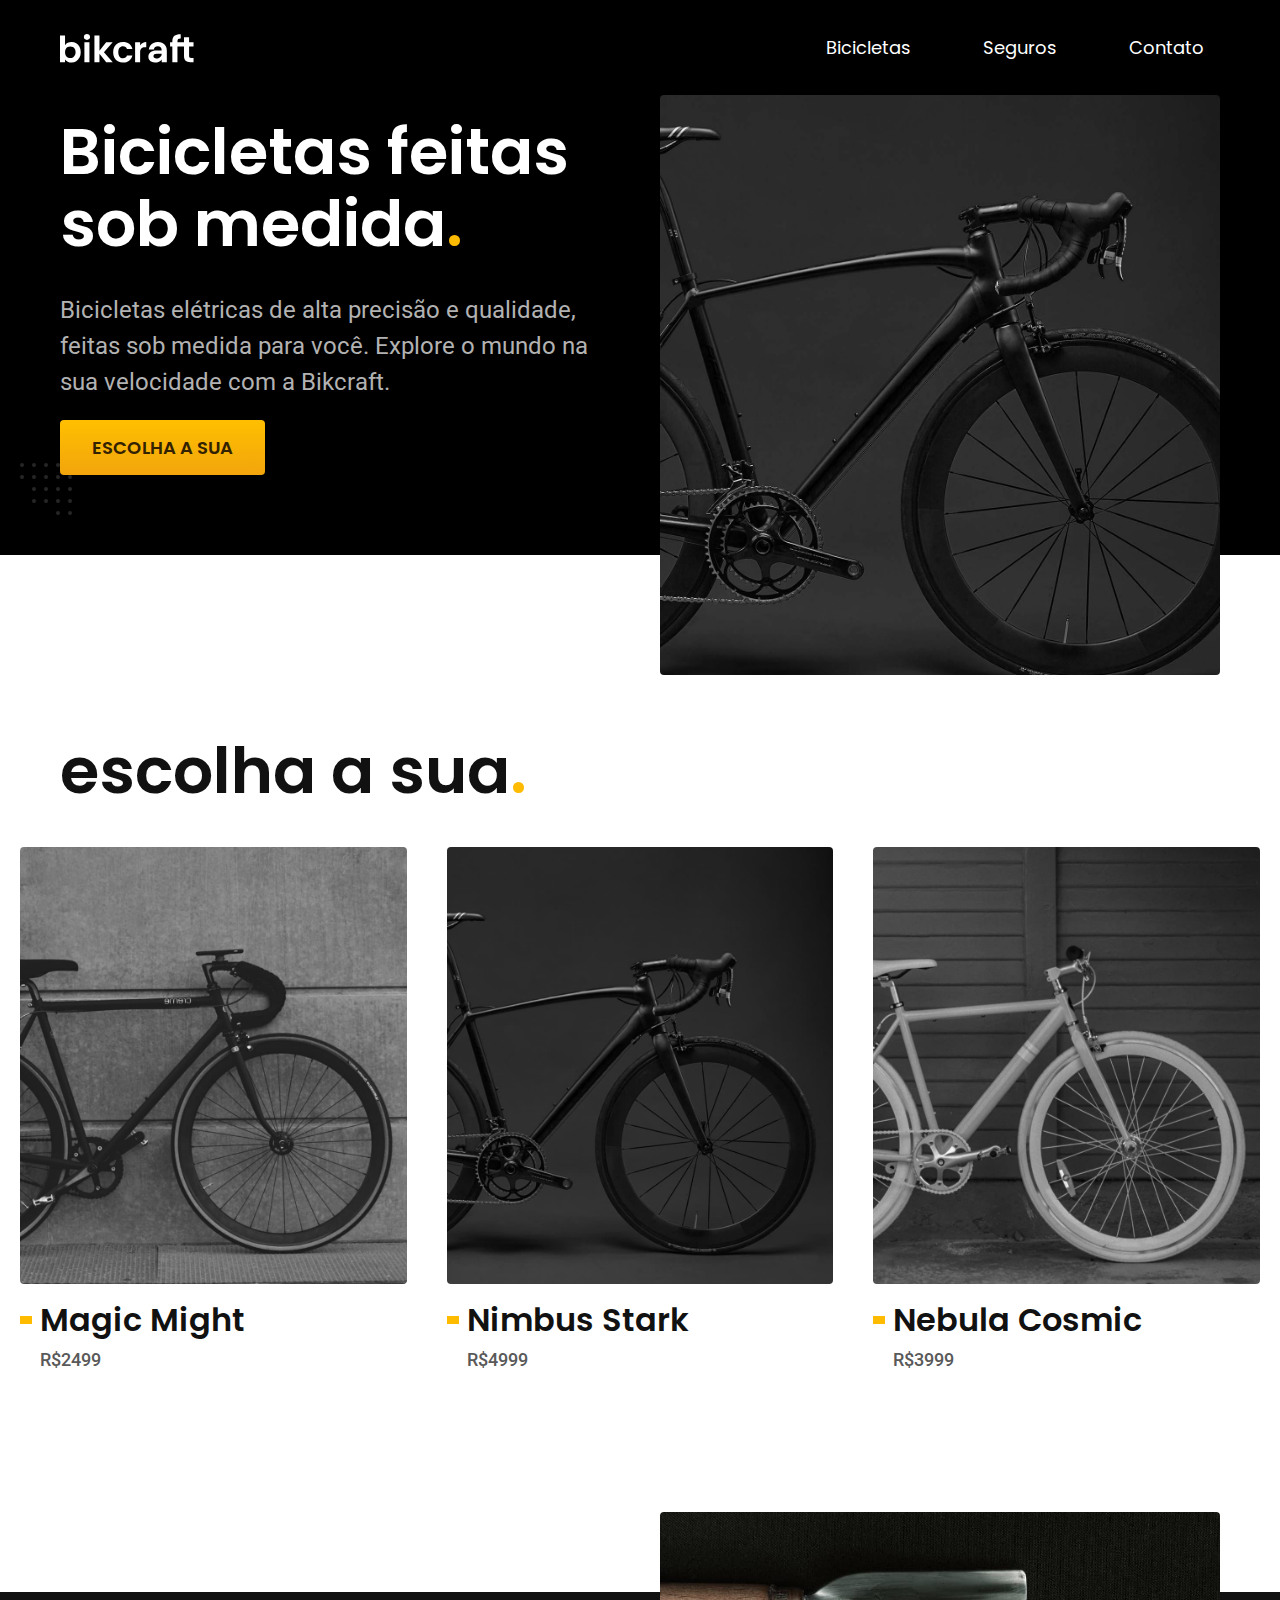
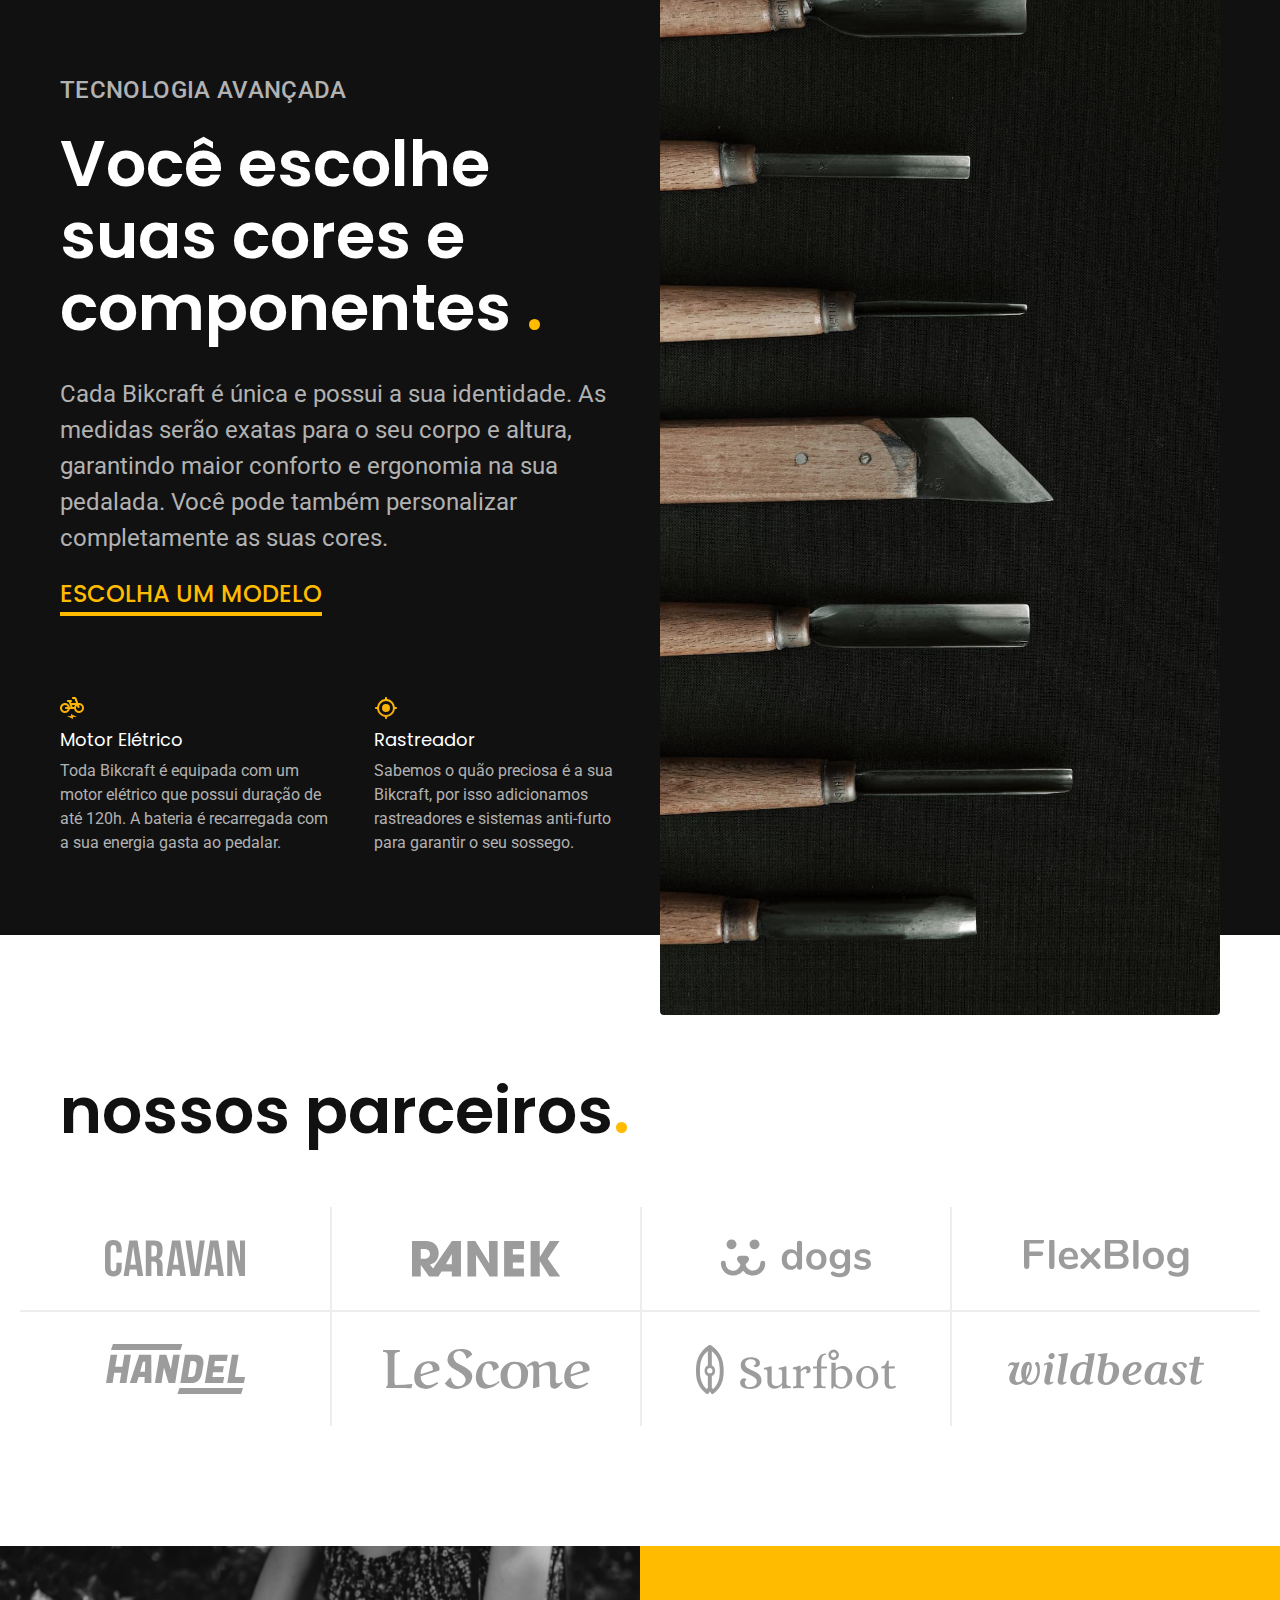
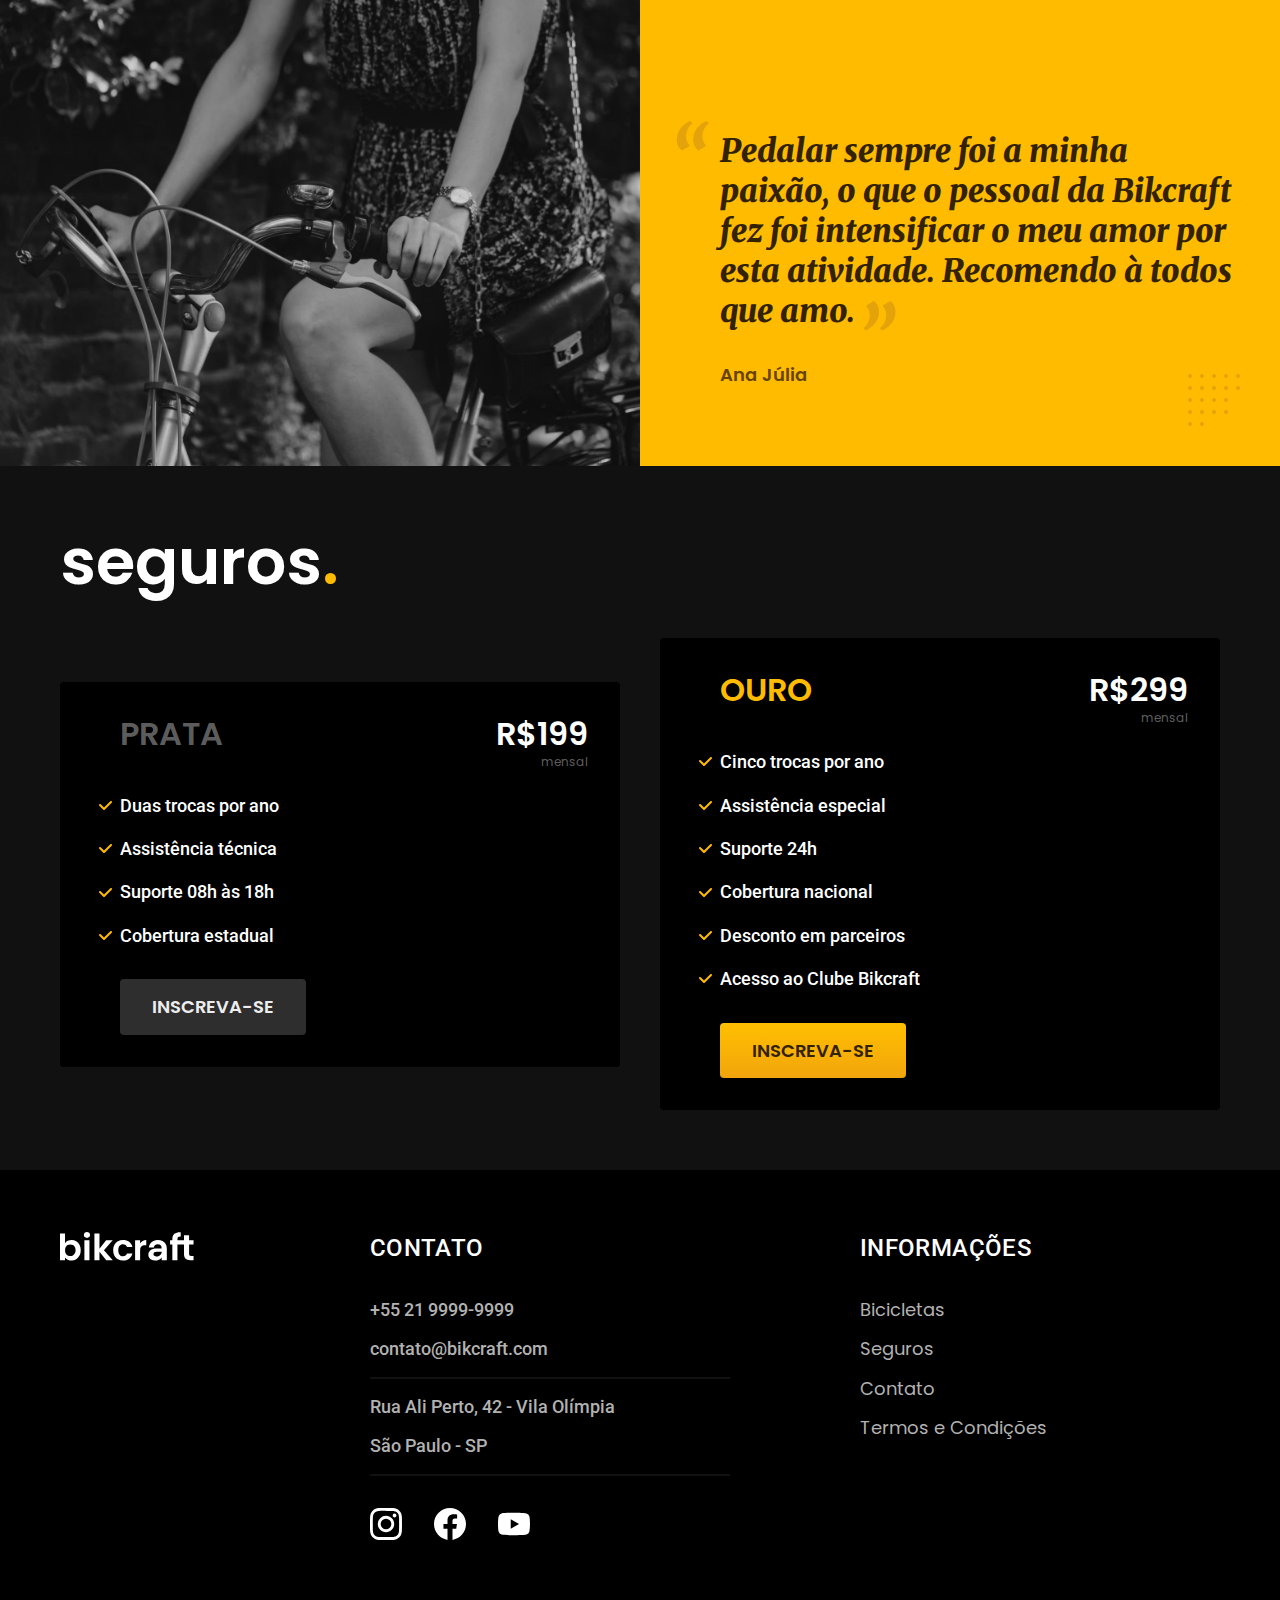
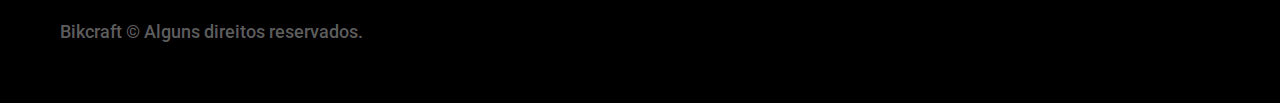
<file: index.html>
<!DOCTYPE html>
<html lang="pt-br">
<head>
    <meta charset="UTF-8">
    <meta name="viewport" content="width=device-width, initial-scale=1.0">
    <meta name="description" content="Bicicletas elétricas de alta precisão e qualidade, feitas sob medida para você. Explore o mundo na sua velocidade com a Bikcraft.">

    <title>Bikcraft - Bicicletas Elétricas</title>

    <link rel="icon" href="./favicon.svg" type="image/svg+xml">
    <link rel="preload" href="./css/style.min.css" as="style">
    <link rel="stylesheet" href="./css/style.min.css">

    <link rel="preconnect" href="https://fonts.googleapis.com">
    <link rel="preconnect" href="https://fonts.gstatic.com" crossorigin>
    <link href="https://fonts.googleapis.com/css2?family=Poppins:wght@400;600&family=Roboto:wght@400;500&display=swap" rel="stylesheet">
    <link rel="preconnect" href="https://fonts.googleapis.com">
    <link rel="preconnect" href="https://fonts.gstatic.com" crossorigin>
    <link href="https://fonts.googleapis.com/css2?family=Merriweather:ital,wght@1,900&display=swap" rel="stylesheet">

   <script>document.documentElement.classList.add("js");</script>
</head>

<body>
    <header class="header-bg">
        <div class="header container">
            <a href="./"><img src="./img/bikcraft.svg" width="136" height="32" alt="Bikcraft"></a>

            <nav aria-label="primária">
                <ul class="header-menu font-1-m cor-0">
                    <li><a href="./bicicletas.html">Bicicletas</a></li>
                    <li><a href="./seguros.html">Seguros</a></li>
                    <li><a href="./contato.html">Contato</a></li>
                </ul>
            </nav>
        </div>
    </header>

    <main class="introducao-bg">
        <div class="introducao container">
            <div class="introducao-conteudo">
                <h1 class="font-1-xxl fadeInDown" data-anime="200">Bicicletas feitas sob medida<span class="cor-p1">.</span></h1>
                <p class="font-2-l cor-5 fadeInDown" data-anime="400">Bicicletas elétricas de alta precisão e qualidade, feitas sob medida para você. Explore o mundo na sua velocidade com a Bikcraft.</p>
                <a href="./bicicletas.html" class="botao fadeInDown" data-anime="600">Escolha a sua</a>
            </div>
            <picture class="fadeInDown" data-anime="800">
                <source media="(max-width: 800px)" srcset="./img/bicicletas/nimbus.jpg">
                <img src="./img/fotos/introducao.jpg" width="1280" height="1600" alt="bicicleta elétrica preta">
            </picture>
        </div>
    </main>

    <article class="bicicletas-lista">
        <h2 class="container font-1-xxl">escolha a sua<span class="cor-p1">.</span></h2>

        <ul>
            <li>
                <a href="./bicicletas/magic.html">
                    <img src="./img/bicicletas/magic-home.jpg" width="920" height="1040" alt="Bicicleta preta">
                    <h3 class="font-1-xl">Magic Might</h3>
                    <span class="font-2-m cor-8">R$2499</span>
                </a>
            </li>
            <li>
                <a href="./bicicletas/nimbus.html">
                    <img src="./img/bicicletas/nimbus-home.jpg" width="920" height="1040" alt="Bicicleta preta">
                    <h3 class="font-1-xl">Nimbus Stark</h3>
                    <span class="font-2-m cor-8">R$4999</span>
                </a>
            </li>
            <li>
                <a href="./bicicletas/nebula.html">
                    <img src="./img/bicicletas/nebula-home.jpg" width="920" height="1040" alt="Bicicleta preta">
                    <h3 class="font-1-xl">Nebula Cosmic</h3>
                    <span class="font-2-m cor-8">R$3999</span>
                </a>
            </li>
        </ul>
    </article>

    <article class="tecnologia-bg">
        <div class="tecnologia container">
            <div class="tecnologia-conteudo">
                <span class="font-2-lb cor-5">tecnologia avançada</span>
                <h2 class="font-1-xxl cor-0">Você escolhe suas cores e componentes <span class="cor-p1">.</span></h2>
                <p class="font-2-l cor-5">Cada Bikcraft é única e possui a sua identidade. As medidas serão exatas para o seu corpo e altura, garantindo maior conforto e ergonomia na sua pedalada. Você pode também personalizar completamente as suas cores.</p>
                <a href="./bicicletas.html" class="link">Escolha um modelo</a>

                <div class="tecnologia-vantagens">
                    <div>
                        <img src="./img/icones/eletrica.svg" width="24" height="24" alt="">
                        <h3 class="font-1-m cor-0">Motor Elétrico</h3>
                        <p class="font-2-s cor-5">Toda Bikcraft é equipada com um motor elétrico que possui duração de até 120h. A bateria é recarregada com a sua energia gasta ao pedalar.</p>
                    </div>
                    <div>
                        <img src="./img/icones/rastreador.svg" width="24" height="24" alt="">
                        <h3 class="font-1-m cor-0">Rastreador</h3>
                        <p class="font-2-s cor-5">Sabemos o quão preciosa é a sua Bikcraft, por isso adicionamos rastreadores e sistemas anti-furto para garantir o seu sossego.</p>
                    </div>
                </div>
            </div>
            <div class="tecnologia-img">
                <img src="./img/fotos/tecnologia.jpg" width="1200" height="1920" alt="">
            </div>
        </div>
    </article>

    <section class="parceiros" aria-label="Nossos Parceiros">
        <h2 class="container font-1-xxl">nossos parceiros<span class="cor-p1">.</span></h2>
        <ul>
            <li><img src="./img/parceiros/caravan.svg" width="140" height="38" alt="caravan"></li>
            <li><img src="./img/parceiros/ranek.svg" width="149" height="36" alt="ranek"></li>
            <li><img src="./img/parceiros/dogs.svg" width="152" height="39" alt="dogs"></li>
            <li><img src="./img/parceiros/flexblog.svg" width="165" height="38" alt="flexblog"></li>
            <li><img src="./img/parceiros/handel.svg" width="139" height="50" alt="handel"></li>
            <li><img src="./img/parceiros/lescone.svg" width="208" height="41" alt="lescone"></li>
            <li><img src="./img/parceiros/surfbot.svg" width="200" height="49" alt="surfbot"></li>
            <li><img src="./img/parceiros/wildbeast.svg" width="196" height="34" alt="wildbeast"></li>
            
        </ul>
    </section>

    <section class="depoimento" aria-label="Depoimento">
        <div>
            <img src="./img/fotos/depoimento.jpg" width="1560" height="1360" alt="Pessoa pedalando uma bicicleta Bikcraft">
        </div>
        <div class="depoimento-conteudo">
            <blockquote class="font-1-xl cor-p5">
                <p>Pedalar sempre foi a minha paixão, o que o pessoal da Bikcraft fez foi intensificar o meu amor por esta atividade. Recomendo à todos que amo.</p>
            </blockquote>
            <span class="font-1-mb cor-p4">Ana Júlia</span>
        </div>
    </section>

    <article class="seguros-bg"> 
        <div class="seguros container">
            <h2 class="font-1-xxl cor-0">seguros<span class="cor-p1">.</span></h2>
            <div class="seguros-item">
                <h3 class="font-1-xl cor-6">PRATA</h3>
                <span class="font-1-xl cor-0">R$199 <span class="font-1-xs cor-6">mensal</span></span>

                <ul class="font-2-m cor-0">
                    <li>Duas trocas por ano</li>
                    <li>Assistência técnica</li>
                    <li>Suporte 08h às 18h</li>
                    <li>Cobertura estadual</li>
                </ul>
                <a href="./orcamento.html" class="botao secundario">Inscreva-se</a>
            </div>

            <div class="seguros-item">
                <h3 class="font-1-xl cor-p1">OURO</h3>
                <span class="font-1-xl cor-0">R$299 <span class="font-1-xs cor-6">mensal</span></span>

                <ul class="font-2-m cor-0">
                    <li>Cinco trocas por ano</li>
                    <li>Assistência especial</li>
                    <li>Suporte 24h</li>
                    <li>Cobertura nacional</li>
                    <li>Desconto em parceiros</li>
                    <li>Acesso ao Clube Bikcraft</li>
                </ul>
                <a href="./orcamento.html" class="botao">Inscreva-se</a>
            </div>
        </div>
    </article>

    <footer class="footer-bg">
        <div class="footer container">
            <img src="./img/bikcraft.svg" width="136" height="32" alt="Bikcraft">
            <div class="footer-contato">
                <h3 class="font-2-lb cor-0">Contato</h3>
                <ul class="font-2-m cor-5">
                    <li><a href="tel.+55219999999">+55 21 9999-9999</a></li>
                    <li><a href="mailto:contato@bikcraft.com">contato@bikcraft.com</a></li>
                    <li>Rua Ali Perto, 42 - Vila Olímpia</li>
                    <li>São Paulo - SP</li>
                </ul>

                <div class="footer-redes">
                    <a href="./">
                        <img src="./img/redes/instagram.svg" width="32" height="32" alt="instagram">
                    </a>
                    <a href="./">
                        <img src="./img/redes/facebook.svg" width="32" height="32" alt="Facebok">
                    </a>
                    <a href="./">
                        <img src="./img/redes/youtube.svg" width="32" height="32" alt="Youtube">
                    </a>
                </div>
            </div>

            <div class="footer-informacoes">
                <h3 class="font-2-lb cor-0">Informações</h3>
                <nav>
                    <ul class="font-1-m cor-5">
                        <li><a href="./bicicletas.html">Bicicletas</a></li>
                        <li><a href="./seguros.html">Seguros</a></li>
                        <li><a href="./contato.html">Contato</a></li>
                        <li><a href="./termos.html">Termos e Condições</a></li>
                    </ul>
                </nav>
            </div>
            <p class="footer-copy font-2-m cor-6">Bikcraft © Alguns direitos reservados.</p>
        </div>
    </footer>

    <script src="./plugins/simple-anime.js"></script>
    <script src="./javascript/script.js"></script>
</body>
</html>
</file>
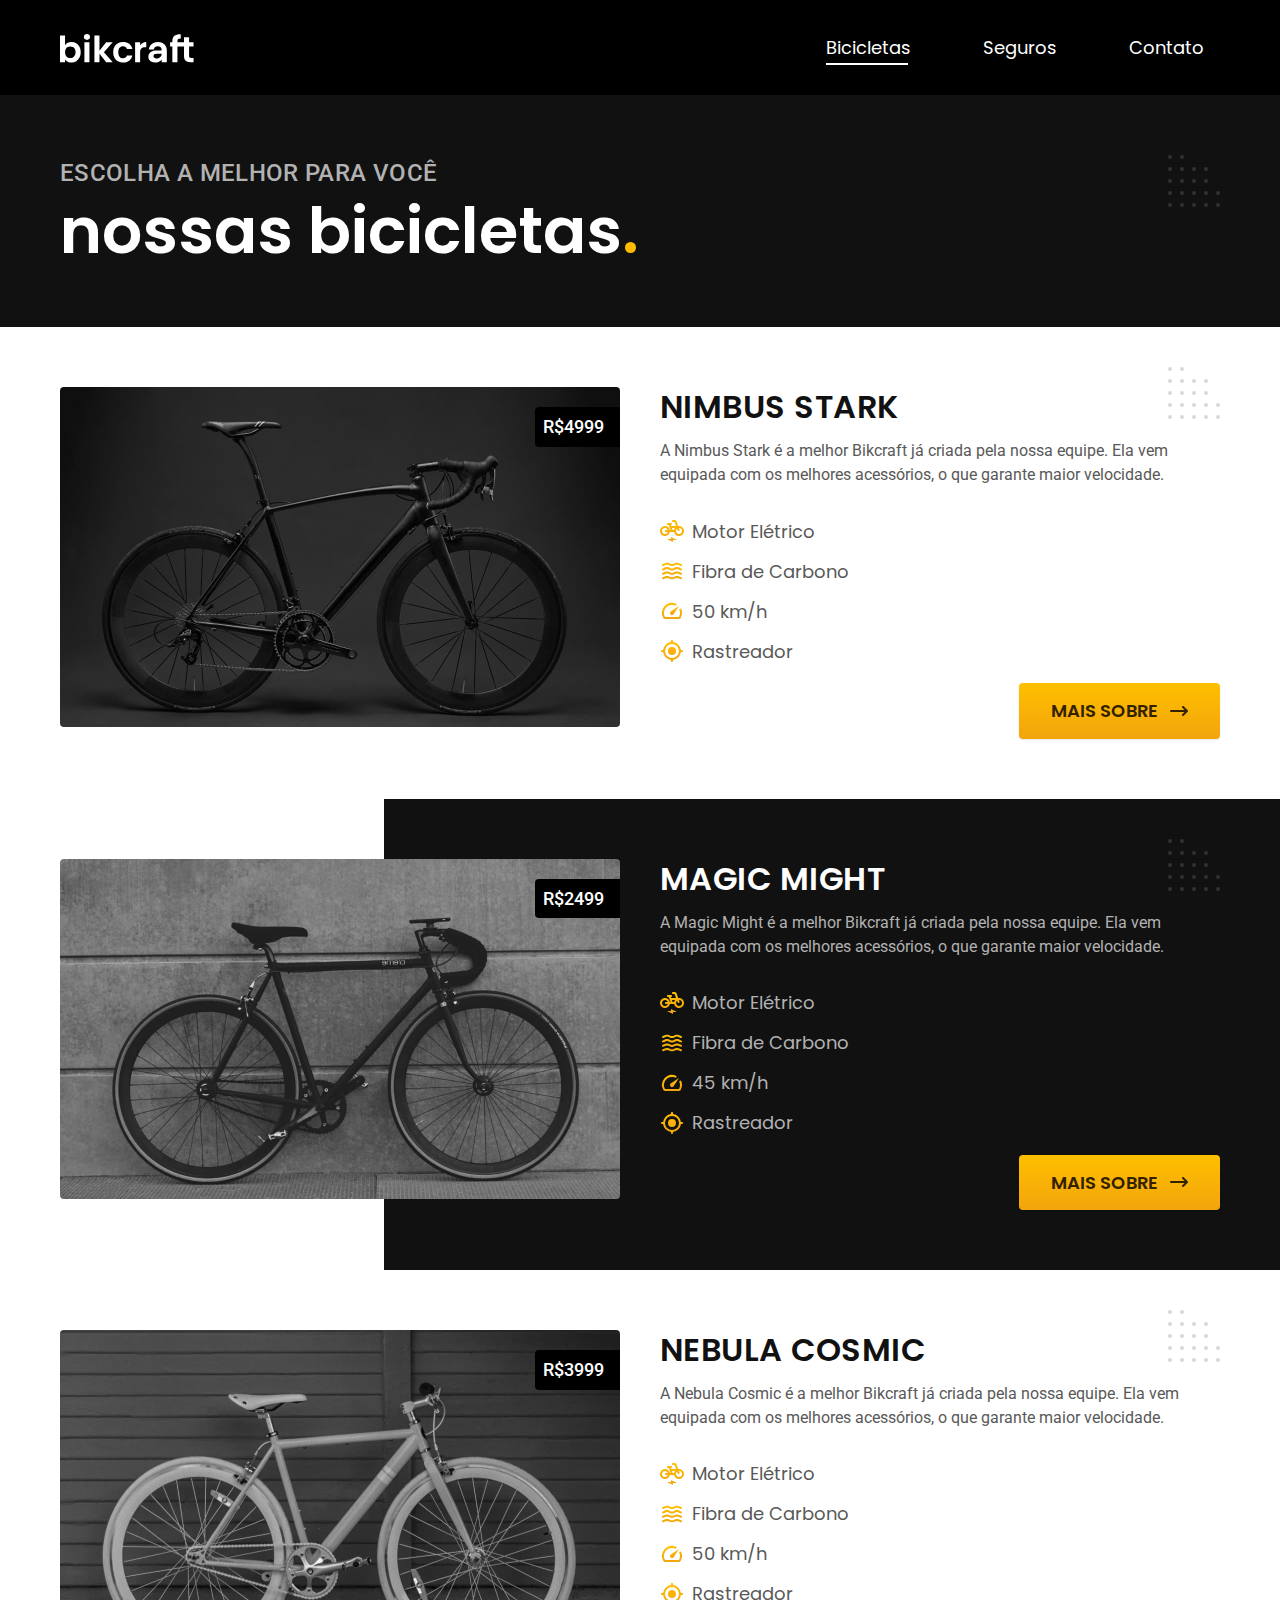
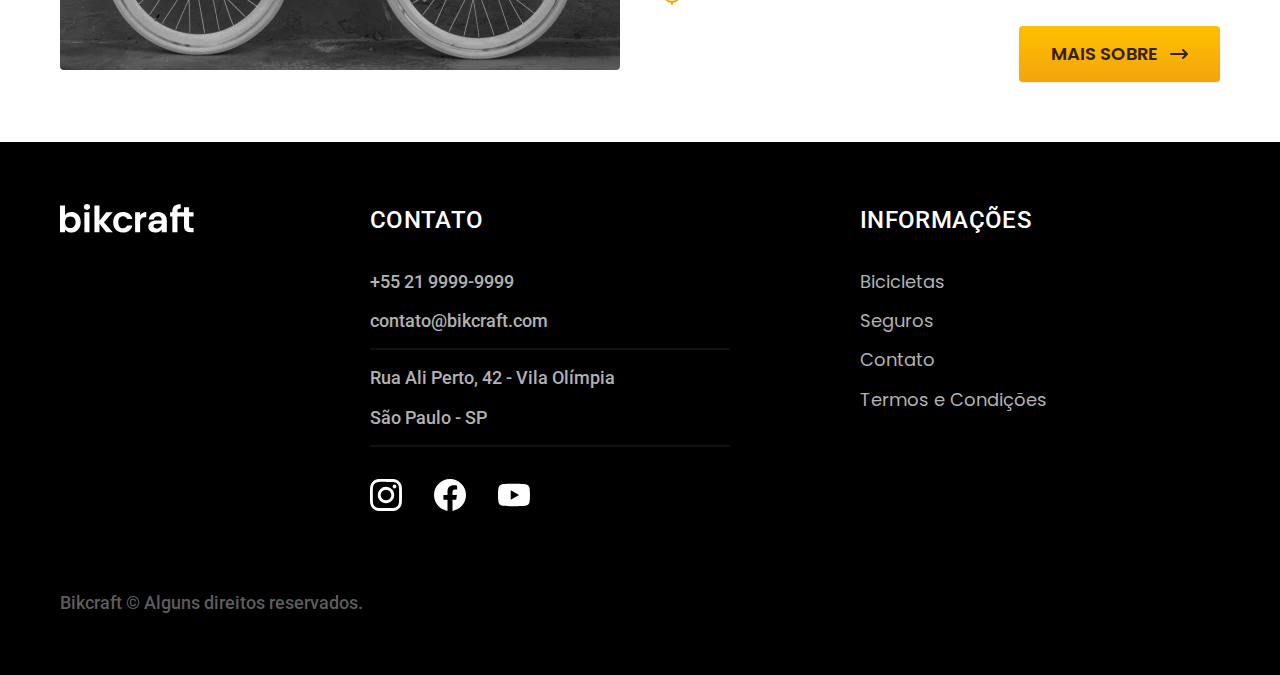
<file: bicicletas.html>
<!DOCTYPE html>
<html lang="pt-br">
<head>
    <meta charset="UTF-8">
    <meta name="viewport" content="width=device-width, initial-scale=1.0">
    <meta name="description" content="Termos e condições.">

    <title>Bicicletas - Bikcraft</title>

    <link rel="icon" href="./favicon.svg" type="image/svg+xml">
    <link rel="preload" href="./css/style.min.css" as="style">
    <link rel="stylesheet" href="./css/style.min.css">

    <link rel="preconnect" href="https://fonts.googleapis.com">
    <link rel="preconnect" href="https://fonts.gstatic.com" crossorigin>
    <link href="https://fonts.googleapis.com/css2?family=Poppins:wght@400;600&family=Roboto:wght@400;500&display=swap" rel="stylesheet">
    <link rel="preconnect" href="https://fonts.googleapis.com">
    <link rel="preconnect" href="https://fonts.gstatic.com" crossorigin>
    <link href="https://fonts.googleapis.com/css2?family=Merriweather:ital,wght@1,900&display=swap" rel="stylesheet">
   <script>document.documentElement.classList.add("js");</script>
</head>
<body id="bicicletas">
    <header class="header-bg">
        <div class="header container">
            <a href="./"><img src="./img/bikcraft.svg" width="136" height="32" alt="Bikcraft"></a>

            <nav aria-label="primária">
                <ul class="header-menu font-1-m cor-0">
                    <li><a href="./bicicletas.html">Bicicletas</a></li>
                    <li><a href="./seguros.html">Seguros</a></li>
                    <li><a href="./contato.html">Contato</a></li>
                </ul>
            </nav>
        </div>
    </header>

    <main>
        <div class="titulo-bg">
            <div class="titulo container">
                <p class="font-2-lb cor-5">escolha a melhor para você</p>
                <h1 class="font-1-xxl cor-0">nossas bicicletas<span class="cor-p1">.</span></h1>
            </div>
        </div>


            <div class="bicicletas container">
                <div class="bicicletas-img">
                    <img src="./img/bicicletas/nimbus.jpg" width="1120" height="680" alt="Bicicleta Nimbus">
                    <span class="font-2-m cor-0">R$4999</span>
                </div>
                <div class="bicicletas-conteudo">
                    <h2 class="font-1-xl">Nimbus Stark</h2>
                    <p class="font-2-s cor-8">A Nimbus Stark é a melhor Bikcraft já criada pela nossa equipe. Ela vem equipada com os melhores acessórios, o que garante maior velocidade.</p>
                    <ul class="font-1-m cor-8">
                        <li>
                            <img src="./img/icones/eletrica.svg" width="24" height="24" alt="">
                            <span>Motor Elétrico</span>
                        </li>
                        <li>
                            <img src="./img/icones/carbono.svg" width="24" height="24" alt="">
                            <span>Fibra de Carbono</span>
                        </li>
                        <li>
                            <img src="./img/icones/velocidade.svg" width="24" height="24" alt="">
                            <span>50 km/h</span>
                        </li>
                        <li>
                            <img src="./img/icones/rastreador.svg" width="24" height="24" alt="">
                            <span>Rastreador</span>
                        </li>
                    </ul>
                    <a href="./bicicletas/nimbus.html" class="botao seta">Mais sobre</a>
                </div>
            </div>

        <div class="bicicletas-bg">
            <div class="bicicletas container">
                <div class="bicicletas-img">
                    <img src="./img/bicicletas/magic.jpg" width="1120" height="680" alt="Bicicleta Magic Might">
                    <span class="font-2-m cor-0">R$2499</span>
                </div>
                <div class="bicicletas-conteudo">
                    <h2 class="font-1-xl cor-0">Magic Might</h2>
                    <p class="font-2-s cor-5">A Magic Might é a melhor Bikcraft já criada pela nossa equipe. Ela vem equipada com os melhores acessórios, o que garante maior velocidade.</p>
                    <ul class="font-1-m cor-5">
                        <li>
                            <img src="./img/icones/eletrica.svg" width="24" height="24" alt="">
                            <span>Motor Elétrico</span>
                        </li>
                        <li>
                            <img src="./img/icones/carbono.svg" width="24" height="24" alt="">
                            <span>Fibra de Carbono</span>
                        </li>
                        <li>
                            <img src="./img/icones/velocidade.svg" width="24" height="24" alt="">
                            <span>45 km/h</span>
                        </li>
                        <li>
                            <img src="./img/icones/rastreador.svg" width="24" height="24" alt="">
                            <span>Rastreador</span>
                        </li>
                    </ul>
                    <a href="./bicicletas/magic.html" class="botao seta">Mais sobre</a>
                </div>
            </div>
        </div>

            <div class="bicicletas container">
                <div class="bicicletas-img">
                    <img src="./img/bicicletas/nebula.jpg" width="1120" height="680" alt="Bicicleta Nebula">
                    <span class="font-2-m cor-0">R$3999</span>
                </div>
                <div class="bicicletas-conteudo">
                    <h2 class="font-1-xl">Nebula Cosmic</h2>
                    <p class="font-2-s cor-8">A Nebula Cosmic é a melhor Bikcraft já criada pela nossa equipe. Ela vem equipada com os melhores acessórios, o que garante maior velocidade.</p>
                    <ul class="font-1-m cor-8">
                        <li>
                            <img src="./img/icones/eletrica.svg" width="24" height="24" alt="">
                            <span>Motor Elétrico</span>
                        </li>
                        <li>
                            <img src="./img/icones/carbono.svg" width="24" height="24" alt="">
                            <span>Fibra de Carbono</span>
                        </li>
                        <li>
                            <img src="./img/icones/velocidade.svg" width="24" height="24" alt="">
                            <span>50 km/h</span>
                        </li>
                        <li>
                            <img src="./img/icones/rastreador.svg" width="24" height="24" alt="">
                            <span>Rastreador</span>
                        </li>
                    </ul>
                    <a href="./bicicletas/nebula.html" class="botao seta">Mais sobre</a>
                </div>
            </div>

    </main>

    <footer class="footer-bg">
        <div class="footer container">
            <img src="./img/bikcraft.svg" width="136" height="32" alt="Bikcraft">
            <div class="footer-contato">
                <h3 class="font-2-lb cor-0">Contato</h3>
                <ul class="font-2-m cor-5">
                    <li><a href="tel.+55219999999">+55 21 9999-9999</a></li>
                    <li><a href="mailto:contato@bikcraft.com">contato@bikcraft.com</a></li>
                    <li>Rua Ali Perto, 42 - Vila Olímpia</li>
                    <li>São Paulo - SP</li>
                </ul>

                <div class="footer-redes">
                    <a href="./">
                        <img src="./img/redes/instagram.svg" width="32" height="32" alt="instagram">
                    </a>
                    <a href="./">
                        <img src="./img/redes/facebook.svg" width="32" height="32" alt="Facebok">
                    </a>
                    <a href="./">
                        <img src="./img/redes/youtube.svg" width="32" height="32" alt="Youtube">
                    </a>
                </div>
            </div>

            <div class="footer-informacoes">
                <h3 class="font-2-lb cor-0">Informações</h3>
                <nav>
                    <ul class="font-1-m cor-5">
                        <li><a href="./bicicletas.html">Bicicletas</a></li>
                        <li><a href="./seguros.html">Seguros</a></li>
                        <li><a href="./contato.html">Contato</a></li>
                        <li><a href="./termos.html">Termos e Condições</a></li>
                    </ul>
                </nav>
            </div>
            <p class="footer-copy font-2-m cor-6">Bikcraft © Alguns direitos reservados.</p>
        </div>
    </footer>
    <script src="./javascript/script.js"></script>
</body>
</html>
</file>
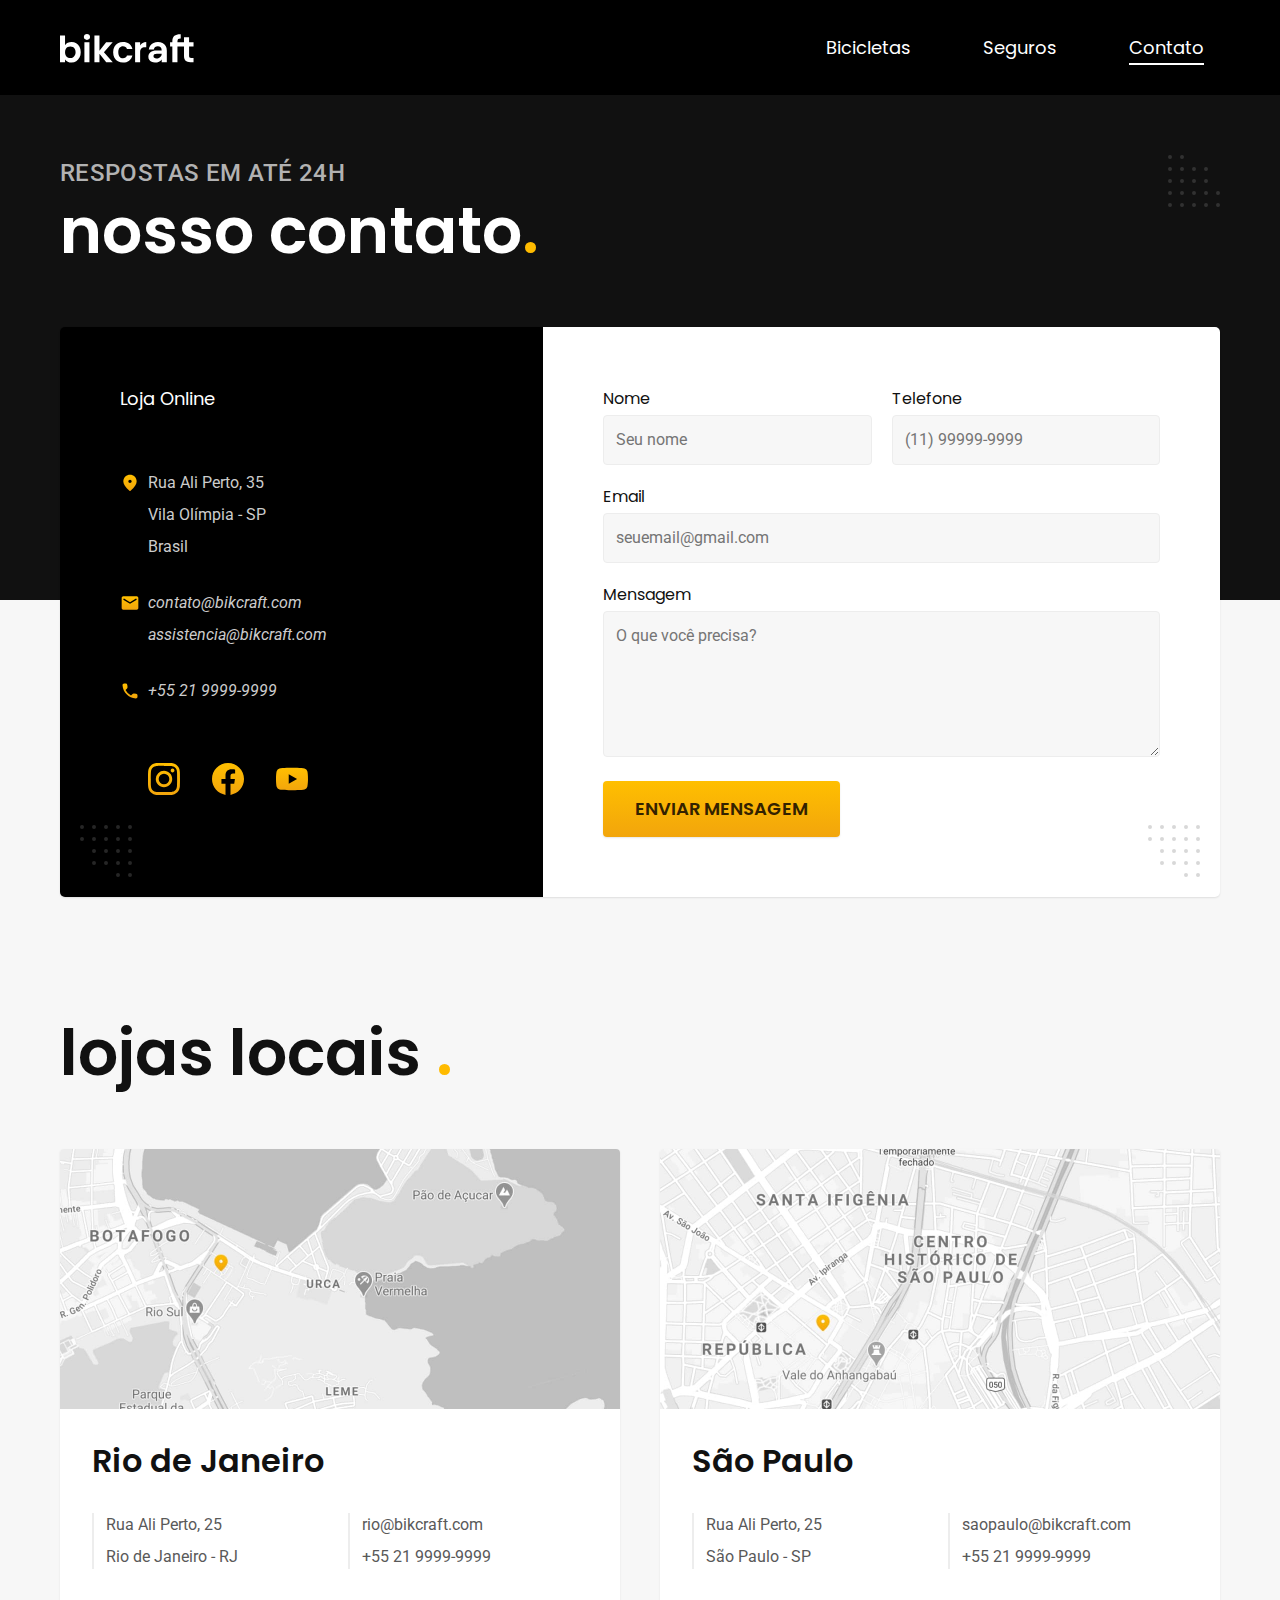
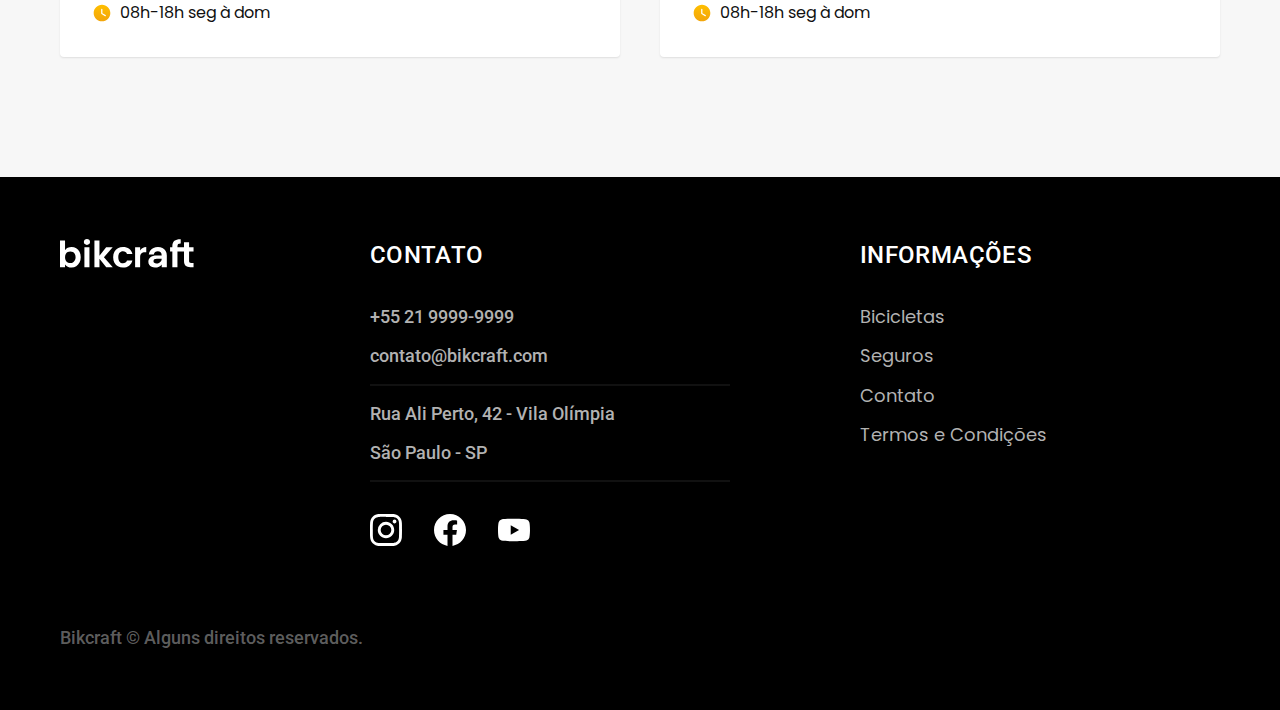
<file: contato.html>
<!DOCTYPE html>
<html lang="pt-br">
<head>
    <meta charset="UTF-8">
    <meta name="viewport" content="width=device-width, initial-scale=1.0">
    <meta name="description" content="Contato Bikcraft">

    <title>Contato - Bikcraft</title>

    <link rel="icon" href="./favicon.svg" type="image/svg+xml">
    <link rel="preload" href="./css/style.min.css" as="style">
    <link rel="stylesheet" href="./css/style.min.css">

    <link rel="preconnect" href="https://fonts.googleapis.com">
    <link rel="preconnect" href="https://fonts.gstatic.com" crossorigin>
    <link href="https://fonts.googleapis.com/css2?family=Poppins:wght@400;600&family=Roboto:wght@400;500&display=swap" rel="stylesheet">
    <link rel="preconnect" href="https://fonts.googleapis.com">
    <link rel="preconnect" href="https://fonts.gstatic.com" crossorigin>
    <link href="https://fonts.googleapis.com/css2?family=Merriweather:ital,wght@1,900&display=swap" rel="stylesheet">
   <script>document.documentElement.classList.add("js");</script>
</head>
<body id="contato">
    <header class="header-bg">
        <div class="header container">
            <a href="./"><img src="./img/bikcraft.svg" width="136" height="32" alt="Bikcraft"></a>

            <nav aria-label="primária">
                <ul class="header-menu font-1-m cor-0">
                    <li><a href="./bicicletas.html">Bicicletas</a></li>
                    <li><a href="./seguros.html">Seguros</a></li>
                    <li><a href="./contato.html">Contato</a></li>
                </ul>
            </nav>
        </div>
    </header>

    <main>
        <div class="titulo-bg">
            <div class="titulo container">
                <p class="font-2-lb cor-5">Respostas em até 24h</p>
                <h1 class="font-1-xxl cor-0">nosso contato<span class="cor-p1">.</span></h1>
            </div>
        </div>

        <div class="contato container">
            <section class="contato-dados" aria-label="Endereço">
                <h2 class="font-1-m cor-0">Loja Online</h2>
                <div class="contato-endereco font-2-s cor-4">
                    <p>Rua Ali Perto, 35</p>
                    <p>Vila Olímpia - SP</p>
                    <p>Brasil</p>
                </div>
                <address class="contato-meios font-2-s cor-4">
                    <a href="mailto:contato@bikcraft.com">contato@bikcraft.com</a>
                    <a href="mailto:assistencia@bikcraft.com">assistencia@bikcraft.com</a>
                    <a href="tel.+55219999999">+55 21 9999-9999</a>
                </address>
                <div class="contato-redes">
                    <a href="./">
                        <img src="./img/redes/instagram-p.svg" alt="instagram">
                    </a>
                    <a href="./">
                        <img src="./img/redes/facebook-p.svg" alt="Facebok">
                    </a>
                    <a href="./">
                        <img src="./img/redes/youtube-p.svg" alt="Youtube">
                    </a>
                </div>
            </section>

            <section class="contato-formulario" aria-label="Formulário">
                <form class="form" action="./contato.html">
                    <div>
                        <label for="nome">Nome</label>
                        <input type="text" id="nome" name="nome" placeholder="Seu nome">
                    </div>
                    <div>
                        <label for="telefone">Telefone</label>
                        <input type="text" id="telefone" name="telefone" placeholder="(11) 99999-9999">
                    </div>
                    <div class="col-2">
                        <label for="email">Email</label>
                        <input type="email" id="email" name="email" placeholder="seuemail@gmail.com">
                    </div>
                    <div class="col-2">
                        <label for="mensagem">Mensagem</label>
                        <textarea name="mensagem" id="mensagem" rows="5" placeholder="O que você precisa?"></textarea>
                    </div>
                    <button class="botao col-2">Enviar Mensagem</button>
                </form>
            </section>
            
        </div>
    </main>

    <article class="lojas container">
        <h2 class="font-1-xxl">lojas locais <span class="cor-p1">.</span></h2>
        <div class="lojas-item">
            <img src="./img/lojas/rj.jpg" alt="localização Rio de Janeiro">
            <div class="lojas-conteudo">
                <h3 class="font-1-xl">Rio de Janeiro</h3>
                <div class="lojas-dados font-2-s cor-8">
                    <p>Rua Ali Perto, 25</p>
                    <p>Rio de Janeiro - RJ</p>
                </div>
                <div class="lojas-dados font-2-s cor-8">
                    <a href="mailto:rio@bikcraft.com">rio@bikcraft.com</a>
                    <a href="tel.+55219999999">+55 21 9999-9999</a>
                </div>
                <p class="lojas-tempo font-1-s"><img src="./img/icones/horario.svg" alt="">08h-18h seg à dom</p>
            </div>
        </div>

        <div class="lojas-item">
            <img src="./img/lojas/sp.jpg" alt="localização Rio de Janeiro">
            <div class="lojas-conteudo">
                <h3 class="font-1-xl">São Paulo</h3>
                <div class="lojas-dados font-2-s cor-8">
                    <p>Rua Ali Perto, 25</p>
                    <p>São Paulo - SP</p>
                </div>
                <div class="lojas-dados font-2-s cor-8">
                    <a href="mailto:saopaulo@bikcraft.com">saopaulo@bikcraft.com</a>
                    <a href="tel.+55219999999">+55 21 9999-9999</a>
                </div>
                <p class="lojas-tempo font-1-s"><img src="./img/icones/horario.svg" alt="">08h-18h seg à dom</p>
            </div>
        </div>
    </article>

    <footer class="footer-bg">
        <div class="footer container">
            <img src="./img/bikcraft.svg" alt="Bikcraft">
            <div class="footer-contato">
                <h3 class="font-2-lb cor-0">Contato</h3>
                <ul class="font-2-m cor-5">
                    <li><a href="tel.+55219999999">+55 21 9999-9999</a></li>
                    <li><a href="mailto:contato@bikcraft.com">contato@bikcraft.com</a></li>
                    <li>Rua Ali Perto, 42 - Vila Olímpia</li>
                    <li>São Paulo - SP</li>
                </ul>

                <div class="footer-redes">
                    <a href="./">
                        <img src="./img/redes/instagram.svg" alt="instagram">
                    </a>
                    <a href="./">
                        <img src="./img/redes/facebook.svg" alt="Facebok">
                    </a>
                    <a href="./">
                        <img src="./img/redes/youtube.svg" alt="Youtube">
                    </a>
                </div>
            </div>

            <div class="footer-informacoes">
                <h3 class="font-2-lb cor-0">Informações</h3>
                <nav>
                    <ul class="font-1-m cor-5">
                        <li><a href="./bicicletas.html">Bicicletas</a></li>
                        <li><a href="./seguros.html">Seguros</a></li>
                        <li><a href="./contato.html">Contato</a></li>
                        <li><a href="./termos.html">Termos e Condições</a></li>
                    </ul>
                </nav>
            </div>
            <p class="footer-copy font-2-m cor-6">Bikcraft © Alguns direitos reservados.</p>
        </div>
    </footer>
    <script src="./javascript/script.js"></script>
</body>
</html>
</file>
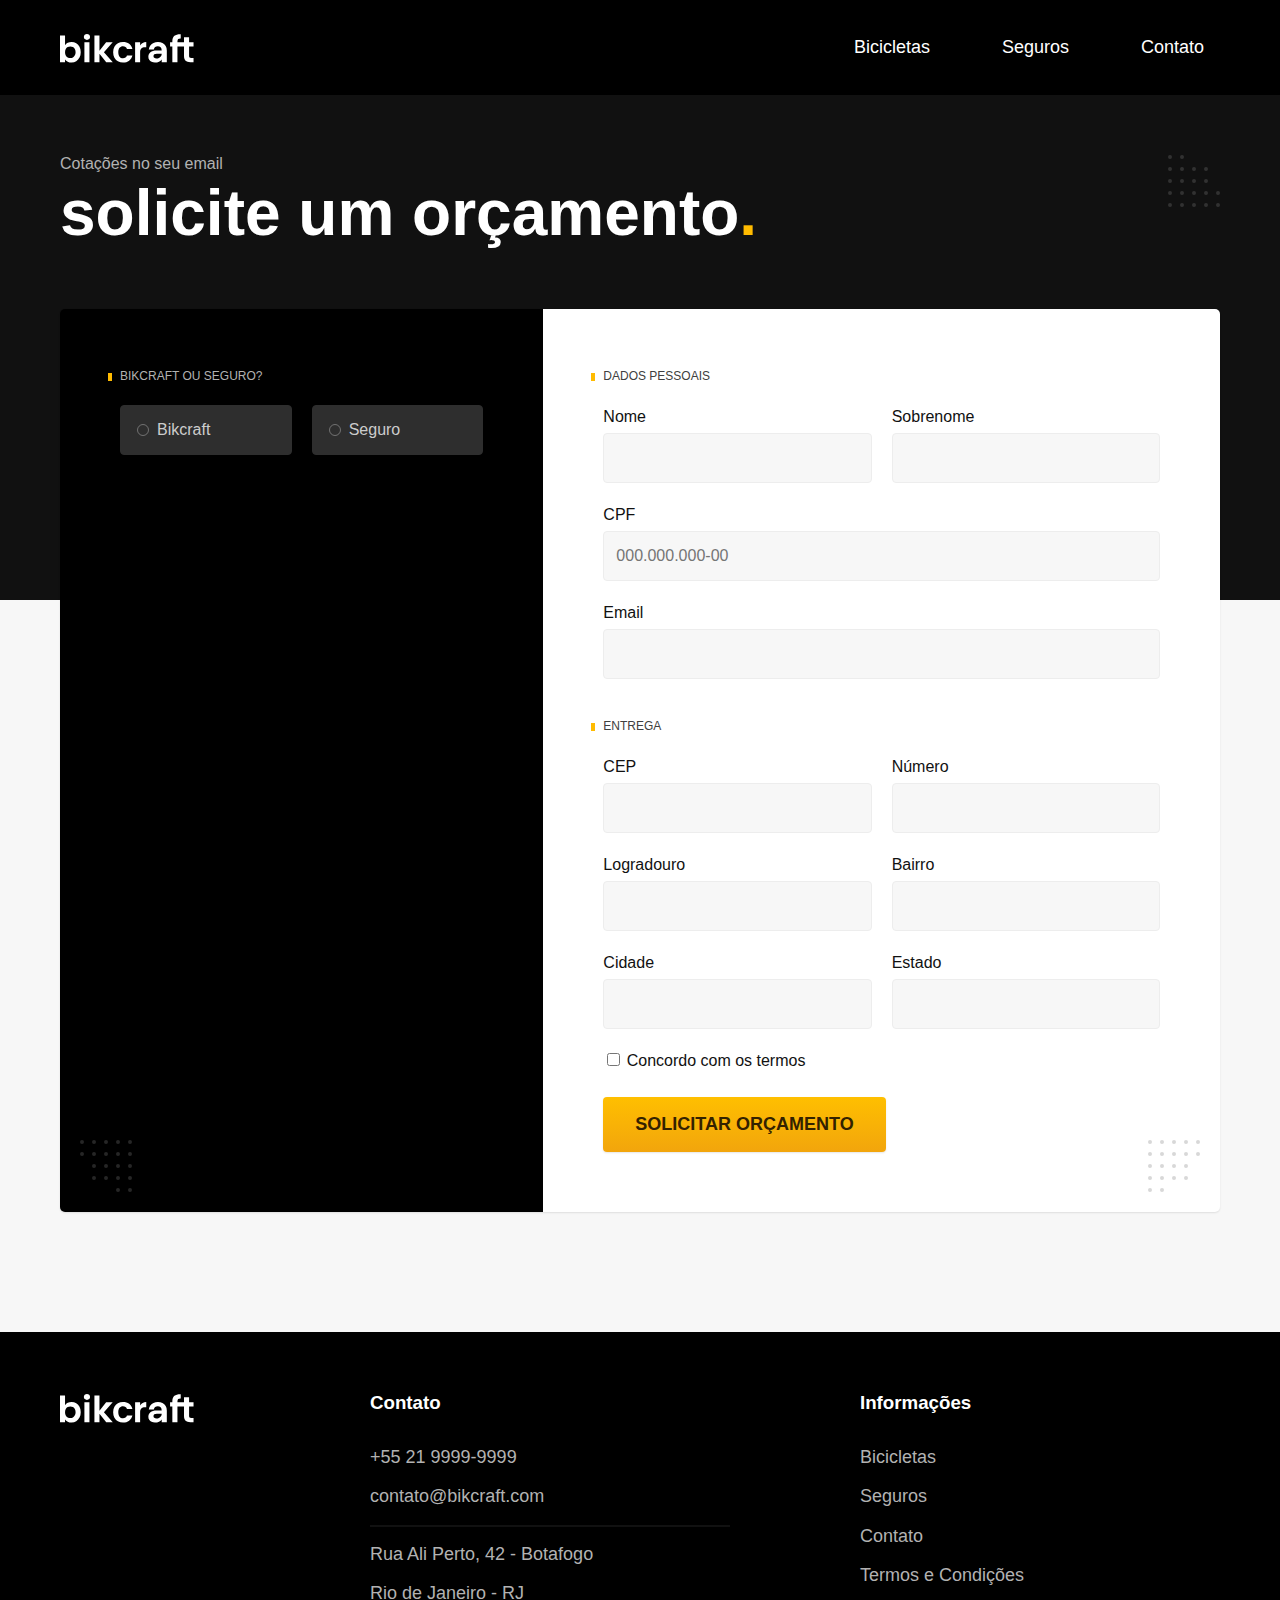
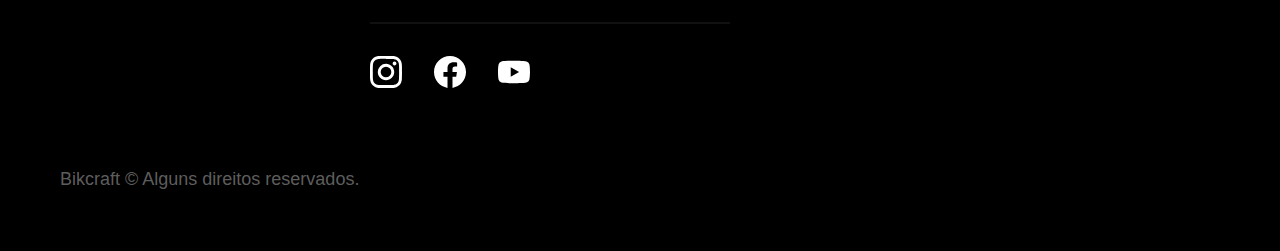
<file: orcamento.html>
<!DOCTYPE html>
<html lang="pt-br">

<head>
  <meta charset="UTF-8">
  <meta name="viewport" content="width=device-width, initial-scale=1.0">

  <title>Orçamento | Bikcraft</title>
  <meta name="description" content="Orçamento.">

  <link rel="preload" href="./css/style.min.css" as="style">
  <link rel="stylesheet" href="./css/style.min.css">
   <script>document.documentElement.classList.add("js");</script>
</head>

<body id="orcamento">
  <header class="header-bg">
    <div class="header container">
      <a href="./">
        <img src="./img/bikcraft.svg" width="136" height="32" alt="Bikcraft">
      </a>

      <nav aria-label="primaria">
        <ul class="header-menu font-1-m cor-0">
          <li><a href="./bicicletas.html">Bicicletas</a></li>
          <li><a href="./seguros.html">Seguros</a></li>
          <li><a href="./contato.html">Contato</a></li>
        </ul>
      </nav>
    </div>
  </header>

  <main>
    <div class="titulo-bg">
      <div class="titulo container">
        <p class="font-2-l-b cor-5">Cotações no seu email</p>
        <h1 class="font-1-xxl cor-0">solicite um orçamento<span class="cor-p1">.</span></h1>
      </div>
    </div>

    <form class="orcamento container" action="./orcamento.html">
      <div class="orcamento-produto">
        <h2 class="font-1-xs cor-5">Bikcraft ou Seguro?</h2>

        <input type="radio" name="tipo" value="bikcraft" id="bikcraft">
        <label for="bikcraft">Bikcraft</label>

        <input type="radio" name="tipo" value="seguro" id="seguro">
        <label for="seguro">Seguro</label>

        <div class="orcamento-conteudo" id="orcamento-bikcraft">
          <h2 class="font-1-xs cor-5">Escolha a sua</h2>

          <input type="radio" name="produto" value="nimbus" id="nimbus">
          <label for="nimbus">Nimbus Stark <span>R$ 4999</span></label>
          <div class="orcamento-detalhes">
            <ul class="font-1-xs cor-8">
              <li><img src="./img/icones/eletrica.svg" width="24" height="24" alt=""> Motor Elétrico</li>
              <li><img src="./img/icones/carbono.svg" width="24" height="24" alt=""> Fibra de Carbono</li>
              <li><img src="./img/icones/velocidade.svg" width="24" height="24" alt=""> 50 km/h</li>
              <li><img src="./img/icones/rastreador.svg" width="24" height="24" alt=""> Rastreador</li>
            </ul>
            <img src="./img/bicicletas/nimbus.jpg" width="1120" height="680" alt="Bicicleta preta">
          </div>

          <input type="radio" name="produto" value="magic" id="magic">
          <label for="magic">Magic Might <span>R$ 2499</span></label>
          <div class="orcamento-detalhes">
            <ul class="font-1-xs cor-8">
              <li><img src="./img/icones/eletrica.svg" width="24" height="24" alt=""> Motor Elétrico</li>
              <li><img src="./img/icones/carbono.svg" width="24" height="24" alt=""> Fibra de Carbono</li>
              <li><img src="./img/icones/velocidade.svg" width="24" height="24" alt=""> 45 km/h</li>
              <li><img src="./img/icones/rastreador.svg" width="24" height="24" alt=""> Rastreador</li>
            </ul>
            <img src="./img/bicicletas/magic.jpg" width="1120" height="680" alt="Bicicleta preta">
          </div>

          <input type="radio" name="produto" value="nebula" id="nebula">
          <label for="nebula">Nebula Cosmic <span>R$ 3999</span></label>
          <div class="orcamento-detalhes">
            <ul class="font-1-xs cor-8">
              <li><img src="./img/icones/eletrica.svg" width="24" height="24" alt=""> Motor Elétrico</li>
              <li><img src="./img/icones/carbono.svg" width="24" height="24" alt=""> Fibra de Carbono</li>
              <li><img src="./img/icones/velocidade.svg" width="24" height="24" alt=""> 40 km/h</li>
              <li><img src="./img/icones/rastreador.svg" width="24" height="24" alt=""> Rastreador</li>
            </ul>
            <img src="./img/bicicletas/nebula.jpg" alt="Bicicleta branca">
          </div>

        </div>

        <div class="orcamento-conteudo" id="orcamento-seguro">
          <h2 class="font-1-xs cor-5">Escolha o plano</h2>

          <input type="radio" name="produto" value="prata" id="prata">
          <label for="prata">Prata <span>R$ 199</span></label>

          <input type="radio" name="produto" value="ouro" id="ouro">
          <label for="ouro">Ouro <span>R$ 299</span></label>
        </div>
      </div>
      <div class="orcamento-dados form">
        <h2 class="font-1-xs cor-9 col-2">dados pessoais</h2>
        <div>
          <label for="nome">Nome</label>
          <input type="text" id="nome" name="nome">
        </div>
        <div>
          <label for="sobrenome">Sobrenome</label>
          <input type="text" id="sobrenome" name="sobrenome">
        </div>
        <div class="col-2">
          <label for="cpf">CPF</label>
          <input type="text" id="cpf" name="cpf" placeholder="000.000.000-00">
        </div>
        <div class="col-2">
          <label for="email">Email</label>
          <input type="email" id="email" name="email">
        </div>
        <h2 class="font-1-xs cor-9 col-2">entrega</h2>
        <div>
          <label for="cep">CEP</label>
          <input type="text" id="cep" name="cep">
        </div>
        <div>
          <label for="numero">Número</label>
          <input type="text" id="numero" name="numero">
        </div>
        <div>
          <label for="logradouro">Logradouro</label>
          <input type="text" id="logradouro" name="logradouro">
        </div>
        <div>
          <label for="bairro">Bairro</label>
          <input type="text" id="bairro" name="bairro">
        </div>
        <div>
          <label for="cidade">Cidade</label>
          <input type="text" id="cidade" name="cidade">
        </div>
        <div>
          <label for="estado">Estado</label>
          <input type="text" id="estado" name="estado">
        </div>
        <div class="condicoes font-1-xs">
          <input type="checkbox">
          <label for="check">Concordo com os termos</label>
        </div>
        <button class="botao col-2">Solicitar Orçamento</button>
      </div>
    </form>
  </main>

  <footer class="footer-bg">
    <div class="footer container">
      <img src="./img/bikcraft.svg" width="136" height="32" alt="Bikcraft">
      <div class="footer-contato">
        <h3 class="font-2-l-b cor-0">Contato</h3>
        <ul class="font-2-m cor-5">
          <li><a href="tel:+552199999999">+55 21 9999-9999</a></li>
          <li><a href="mailto:contato@bikcraft.com">contato@bikcraft.com</a></li>
          <li>Rua Ali Perto, 42 - Botafogo</li>
          <li>Rio de Janeiro - RJ</li>
        </ul>
        <div class="footer-redes">
          <a href="./">
            <img src="./img/redes/instagram.svg" width="32" height="32" alt="Instagram">
          </a>
          <a href="./">
            <img src="./img/redes/facebook.svg" width="32" height="32" alt="Facebook">
          </a>
          <a href="./">
            <img src="./img/redes/youtube.svg" width="32" height="32" alt="Youtube">
          </a>
        </div>
      </div>
      <div class="footer-informacoes">
        <h3 class="font-2-l-b cor-0">Informações</h3>
        <nav>
          <ul class="font-1-m cor-5">
            <li><a href="./bicicletas.html">Bicicletas</a></li>
            <li><a href="./seguros.html">Seguros</a></li>
            <li><a href="./contato.html">Contato</a></li>
            <li><a href="./termos.html">Termos e Condições</a></li>
          </ul>
        </nav>
      </div>
      <p class="footer-copy font-2-m cor-6">Bikcraft © Alguns direitos reservados.</p>
    </div>
  </footer>
    <script src="./javascript/script.js"></script>
</body>

</html>
</file>
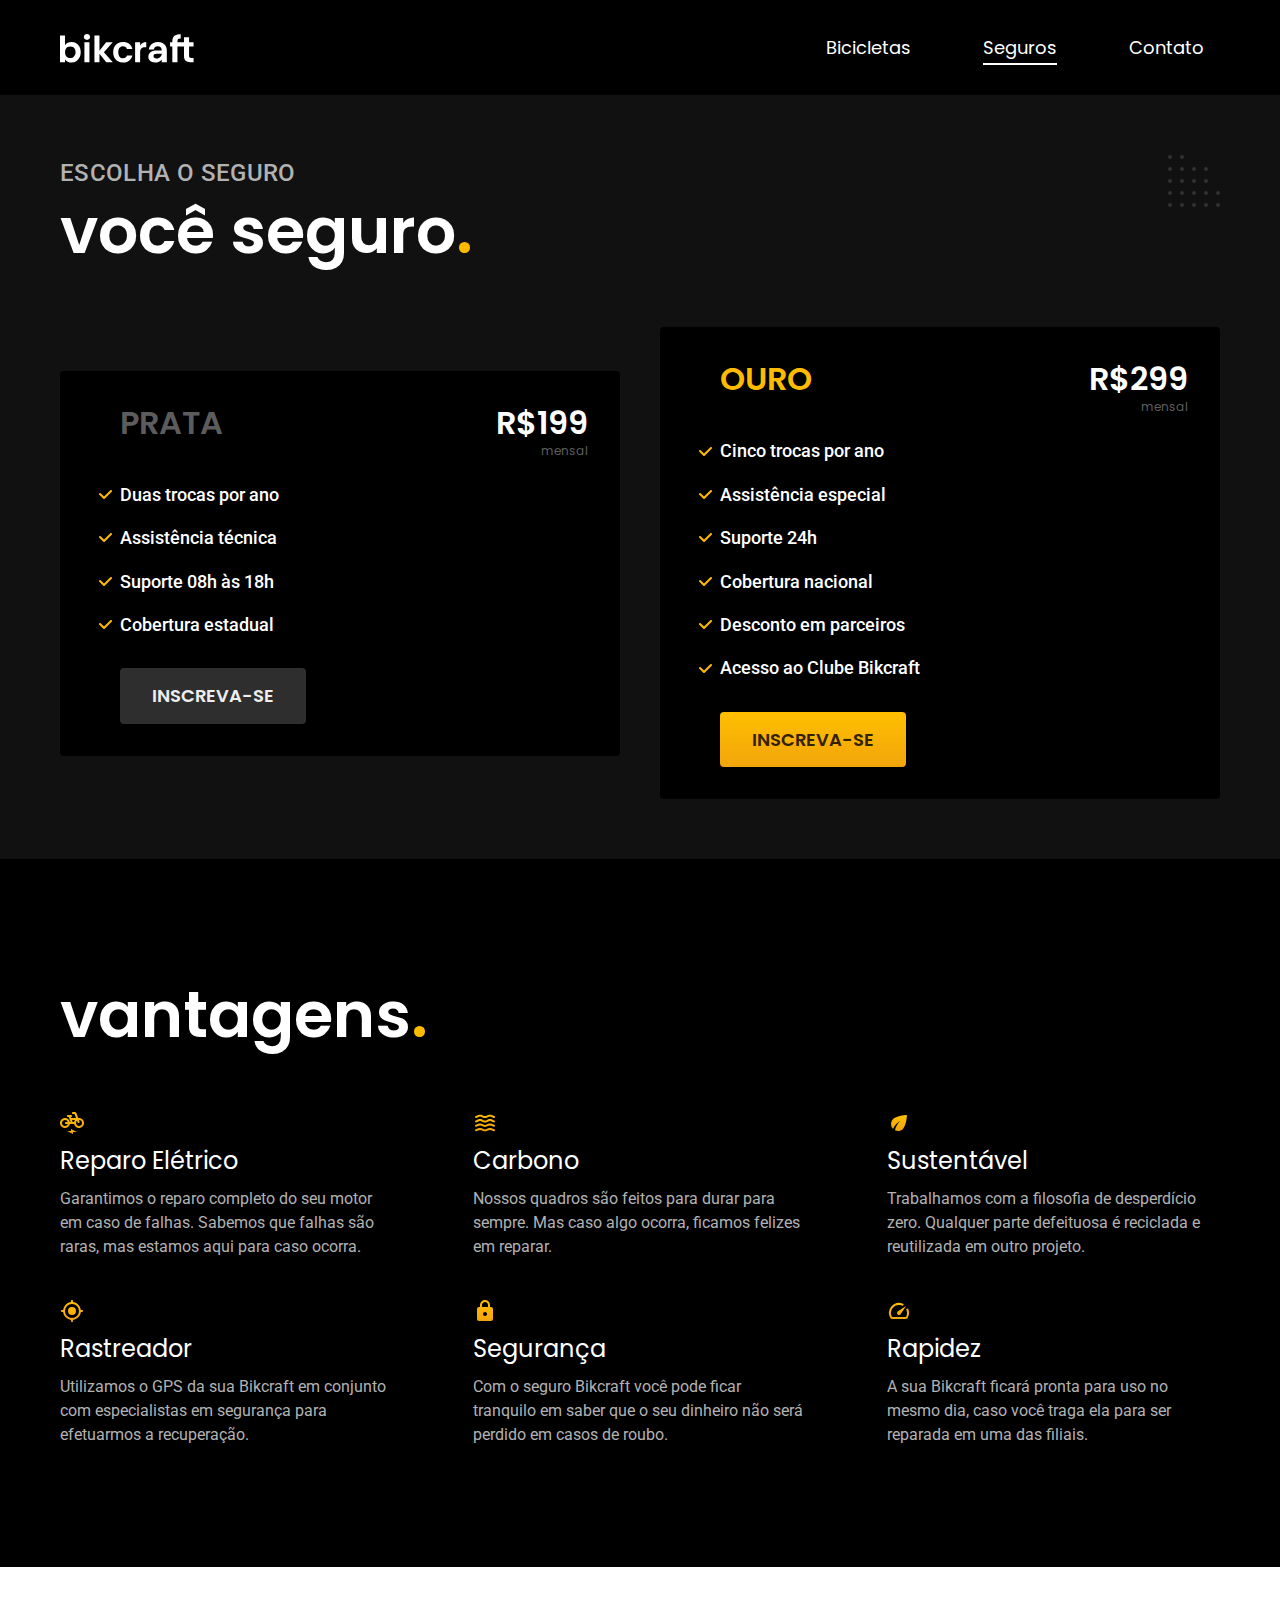
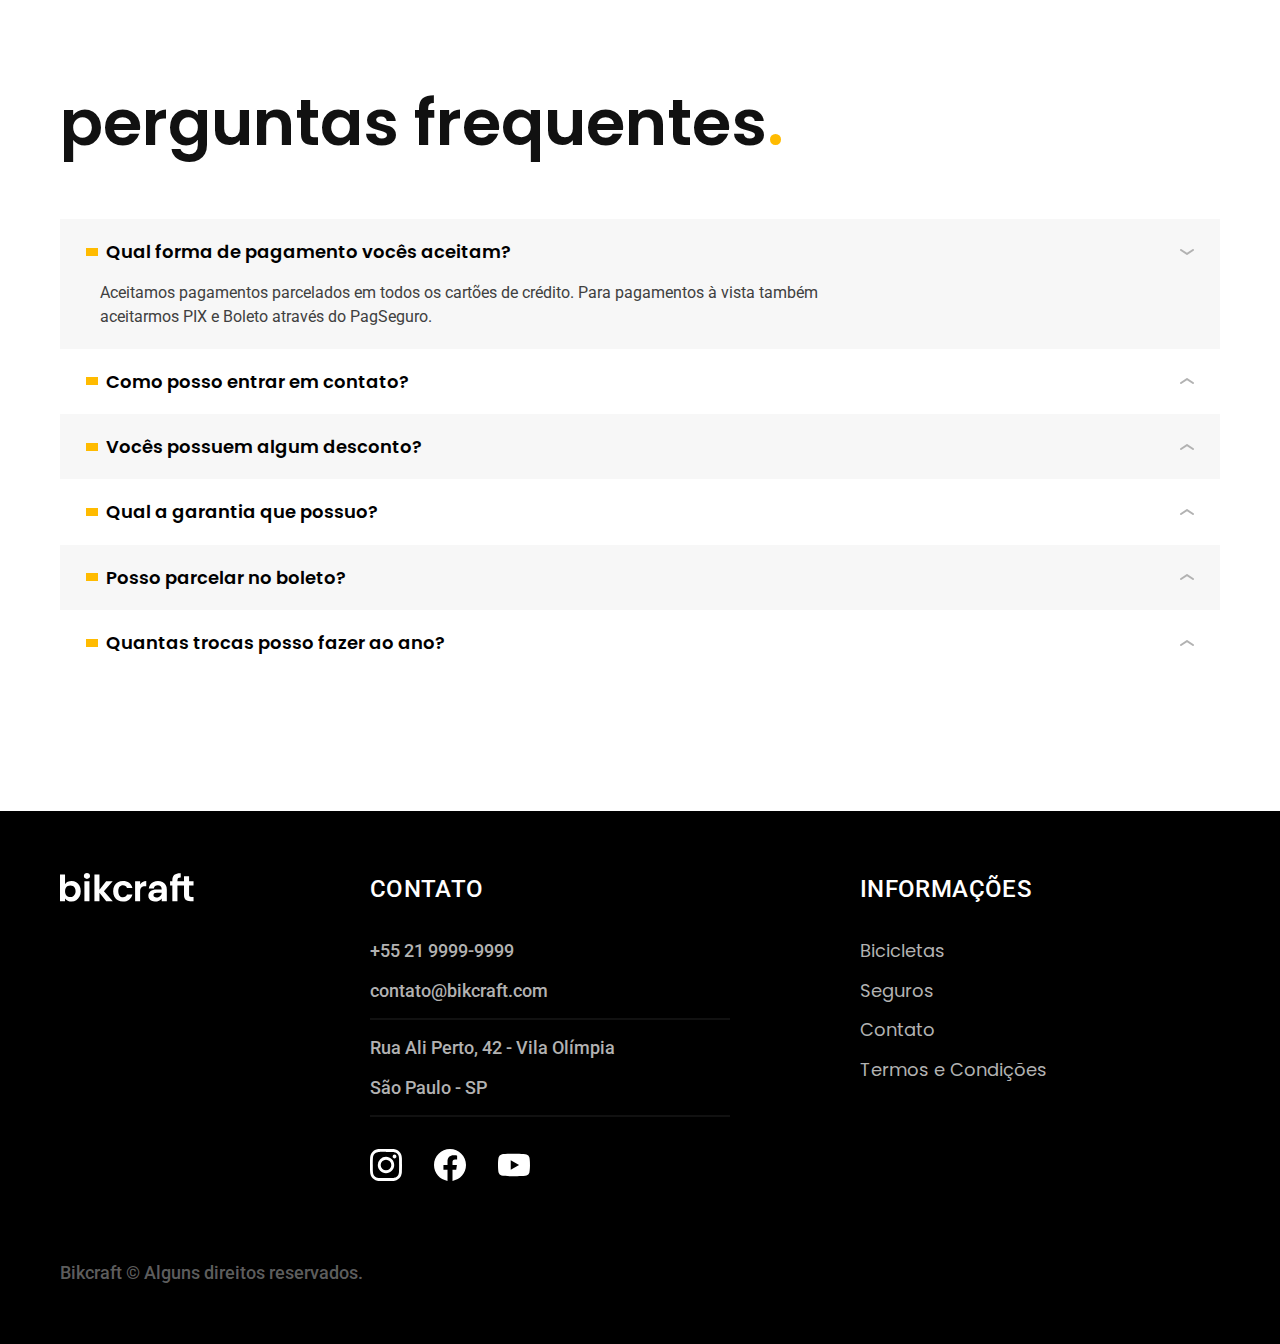
<file: seguros.html>
<!DOCTYPE html>
<html lang="pt-br">
<head>
    <meta charset="UTF-8">
    <meta name="viewport" content="width=device-width, initial-scale=1.0">
    <meta name="description" content="Termos e condições.">

    <title>Seguros - Bikcraft</title>

    <link rel="icon" href="./favicon.svg" type="image/svg+xml">
    <link rel="preload" href="./css/style.min.css" as="style">
    <link rel="stylesheet" href="./css/style.min.css">

    <link rel="preconnect" href="https://fonts.googleapis.com">
    <link rel="preconnect" href="https://fonts.gstatic.com" crossorigin>
    <link href="https://fonts.googleapis.com/css2?family=Poppins:wght@400;600&family=Roboto:wght@400;500&display=swap" rel="stylesheet">
    <link rel="preconnect" href="https://fonts.googleapis.com">
    <link rel="preconnect" href="https://fonts.gstatic.com" crossorigin>
    <link href="https://fonts.googleapis.com/css2?family=Merriweather:ital,wght@1,900&display=swap" rel="stylesheet">
   <script>document.documentElement.classList.add("js");</script>
</head>

<body id="seguros">
    <header class="header-bg">
        <div class="header container">
            <a href="./"><img src="./img/bikcraft.svg" width="136" height="32" alt="Bikcraft"></a>

            <nav aria-label="primária">
                <ul class="header-menu font-1-m cor-0">
                    <li><a href="./bicicletas.html">Bicicletas</a></li>
                    <li><a href="./seguros.html">Seguros</a></li>
                    <li><a href="./contato.html">Contato</a></li>
                </ul>
            </nav>
        </div>
    </header>

    <main class="seguros-bg">
        <div class="titulo-bg">
            <div class="titulo container">
                <p class="font-2-lb cor-5">Escolha o seguro</p>
                <h1 class="font-1-xxl cor-0">você seguro<span class="cor-p1">.</span></h1>
            </div>
        </div>

 
            <div class="seguros container">
                <div class="seguros-item fadeInLeft" data-anime="200">
                    <h3 class="font-1-xl cor-6">PRATA</h3>
                    <span class="font-1-xl cor-0">R$199 <span class="font-1-xs cor-6">mensal</span></span>
    
                    <ul class="font-2-m cor-0">
                        <li>Duas trocas por ano</li>
                        <li>Assistência técnica</li>
                        <li>Suporte 08h às 18h</li>
                        <li>Cobertura estadual</li>
                    </ul>
                    <a href="./orcamento.html?tipo=seguro&produto=prata" class="botao secundario">Inscreva-se</a>
                </div>
    
                <div class="seguros-item fadeInRight" data-anime="400">
                    <h3 class="font-1-xl cor-p1">OURO</h3>
                    <span class="font-1-xl cor-0">R$299 <span class="font-1-xs cor-6">mensal</span></span>
    
                    <ul class="font-2-m cor-0">
                        <li>Cinco trocas por ano</li>
                        <li>Assistência especial</li>
                        <li>Suporte 24h</li>
                        <li>Cobertura nacional</li>
                        <li>Desconto em parceiros</li>
                        <li>Acesso ao Clube Bikcraft</li>
                    </ul>
                    <a href="./orcamento.html?tipo=seguro&produto=ouro" class="botao">Inscreva-se</a>
                </div>
            </div>
    </main>

    <article class="vantagens-bg">
        <div class="vantagens container">
            <h2 class="font-1-xxl cor-0">vantagens<span class="cor-p1">.</span></h2>
            <ul>
                <li>
                    <img src="./img/icones/eletrica.svg" width="24" height="24" alt="">
                    <h3 class="font-1-l cor-0">Reparo Elétrico</h3>
                    <p class="font-2-s cor-5">Garantimos o reparo completo do seu motor em caso de falhas. Sabemos que falhas são raras, mas estamos aqui para caso ocorra.</p>
                </li> 
                <li>
                    <img src="./img/icones/carbono.svg" width="24" height="24" alt="">
                    <h3 class="font-1-l cor-0">Carbono</h3>
                    <p class="font-2-s cor-5">Nossos quadros são feitos para durar para sempre. Mas caso algo ocorra, ficamos felizes em reparar.</p>
                </li>
                <li>
                    <img src="./img/icones/sustentavel.svg" width="24" height="24" alt="">
                    <h3 class="font-1-l cor-0">Sustentável</h3>
                    <p class="font-2-s cor-5">Trabalhamos com a filosofia de desperdício zero. Qualquer parte defeituosa é reciclada e reutilizada em outro projeto.</p>
                </li>
                <li>
                    <img src="./img/icones/rastreador.svg" width="24" height="24" alt="">
                    <h3 class="font-1-l cor-0">Rastreador</h3>
                    <p class="font-2-s cor-5">Utilizamos o GPS da sua Bikcraft em conjunto com especialistas em segurança para efetuarmos a recuperação.</p>
                </li>
                <li>
                    <img src="./img/icones/seguro.svg" width="24" height="24" alt="">
                    <h3 class="font-1-l cor-0">Segurança</h3>
                    <p class="font-2-s cor-5">Com o seguro Bikcraft você pode ficar tranquilo em saber que o seu dinheiro não será perdido em casos de roubo.</p>
                </li>
                <li>
                    <img src="./img/icones/velocidade.svg" width="24" height="24" alt="">
                    <h3 class="font-1-l cor-0">Rapidez</h3>
                    <p class="font-2-s cor-5">A sua Bikcraft ficará pronta para uso no mesmo dia, caso você traga ela para ser reparada em uma das filiais.</p>
                </li>
            </ul>
        </div>
    </article>

    <article class="perguntas container">
        <h2 class="font-1-xxl">perguntas frequentes<span class="cor-p1">.</span></h2>

        <dl>
            <div>
                <dt><button class="font-1-mb" aria-controls="pergunta1" aria-expanded="true">Qual forma de pagamento vocês aceitam?</button></dt>
                <dd id="pergunta1" class="font-2-s cor-9 ativa">Aceitamos pagamentos parcelados em todos os cartões de crédito. Para pagamentos à vista também aceitarmos PIX e Boleto através do PagSeguro.</dd>
            </div>
            <div>
                <dt><button class="font-1-mb" aria-controls="pergunta2" aria-expanded="false">Como posso entrar em contato?</button></dt>
                <dd id="pergunta2" class="font-2-s cor-9">Aceitamos pagamentos parcelados em todos os cartões de crédito. Para pagamentos à vista também aceitarmos PIX e Boleto através do PagSeguro.</dd>
            </div>
            <div>
                <dt><button class="font-1-mb" aria-controls="pergunta3" aria-expanded="false">Vocês possuem algum desconto?</button></dt>
                <dd id="pergunta3" class="font-2-s cor-9">Aceitamos pagamentos parcelados em todos os cartões de crédito. Para pagamentos à vista também aceitarmos PIX e Boleto através do PagSeguro.</dd>
            </div>
            <div>
                <dt><button class="font-1-mb" aria-controls="pergunta4" aria-expanded="false">Qual a garantia que possuo?</button></dt>
                <dd id="pergunta4" class="font-2-s cor-9">Aceitamos pagamentos parcelados em todos os cartões de crédito. Para pagamentos à vista também aceitarmos PIX e Boleto através do PagSeguro.</dd>
            </div>
            <div>
                <dt><button class="font-1-mb" aria-controls="pergunta5" aria-expanded="false">Posso parcelar no boleto?</button></dt>
                <dd id="pergunta5" class="font-2-s cor-9">Aceitamos pagamentos parcelados em todos os cartões de crédito. Para pagamentos à vista também aceitarmos PIX e Boleto através do PagSeguro.</dd>
            </div>
            <div>
                <dt><button class="font-1-mb" aria-controls="pergunta6" aria-expanded="false">Quantas trocas posso fazer ao ano?</button></dt>
                <dd id="pergunta6" class="font-2-s cor-9">Aceitamos pagamentos parcelados em todos os cartões de crédito. Para pagamentos à vista também aceitarmos PIX e Boleto através do PagSeguro.</dd>
            </div>
        </dl>
    </article>

    <footer class="footer-bg">
        <div class="footer container">
            <img src="./img/bikcraft.svg" width="136" height="32" alt="Bikcraft">
            <div class="footer-contato">
                <h3 class="font-2-lb cor-0">Contato</h3>
                <ul class="font-2-m cor-5">
                    <li><a href="tel.+55219999999">+55 21 9999-9999</a></li>
                    <li><a href="mailto:contato@bikcraft.com">contato@bikcraft.com</a></li>
                    <li>Rua Ali Perto, 42 - Vila Olímpia</li>
                    <li>São Paulo - SP</li>
                </ul>

                <div class="footer-redes">
                    <a href="./">
                        <img src="./img/redes/instagram.svg" width="32" height="32" alt="instagram">
                    </a>
                    <a href="./">
                        <img src="./img/redes/facebook.svg" width="32" height="32" alt="Facebok">
                    </a>
                    <a href="./">
                        <img src="./img/redes/youtube.svg" width="32" height="32" alt="Youtube">
                    </a>
                </div>
            </div>

            <div class="footer-informacoes">
                <h3 class="font-2-lb cor-0">Informações</h3>
                <nav>
                    <ul class="font-1-m cor-5">
                        <li><a href="./bicicletas.html">Bicicletas</a></li>
                        <li><a href="./seguros.html">Seguros</a></li>
                        <li><a href="./contato.html">Contato</a></li>
                        <li><a href="./termos.html">Termos e Condições</a></li>
                    </ul>
                </nav>
            </div>
            <p class="footer-copy font-2-m cor-6">Bikcraft © Alguns direitos reservados.</p>
        </div>
    </footer>

    <script src="./plugins/simple-anime.js"></script>
    <script src="./javascript/script.js"></script>
</body>
</html>
</file>
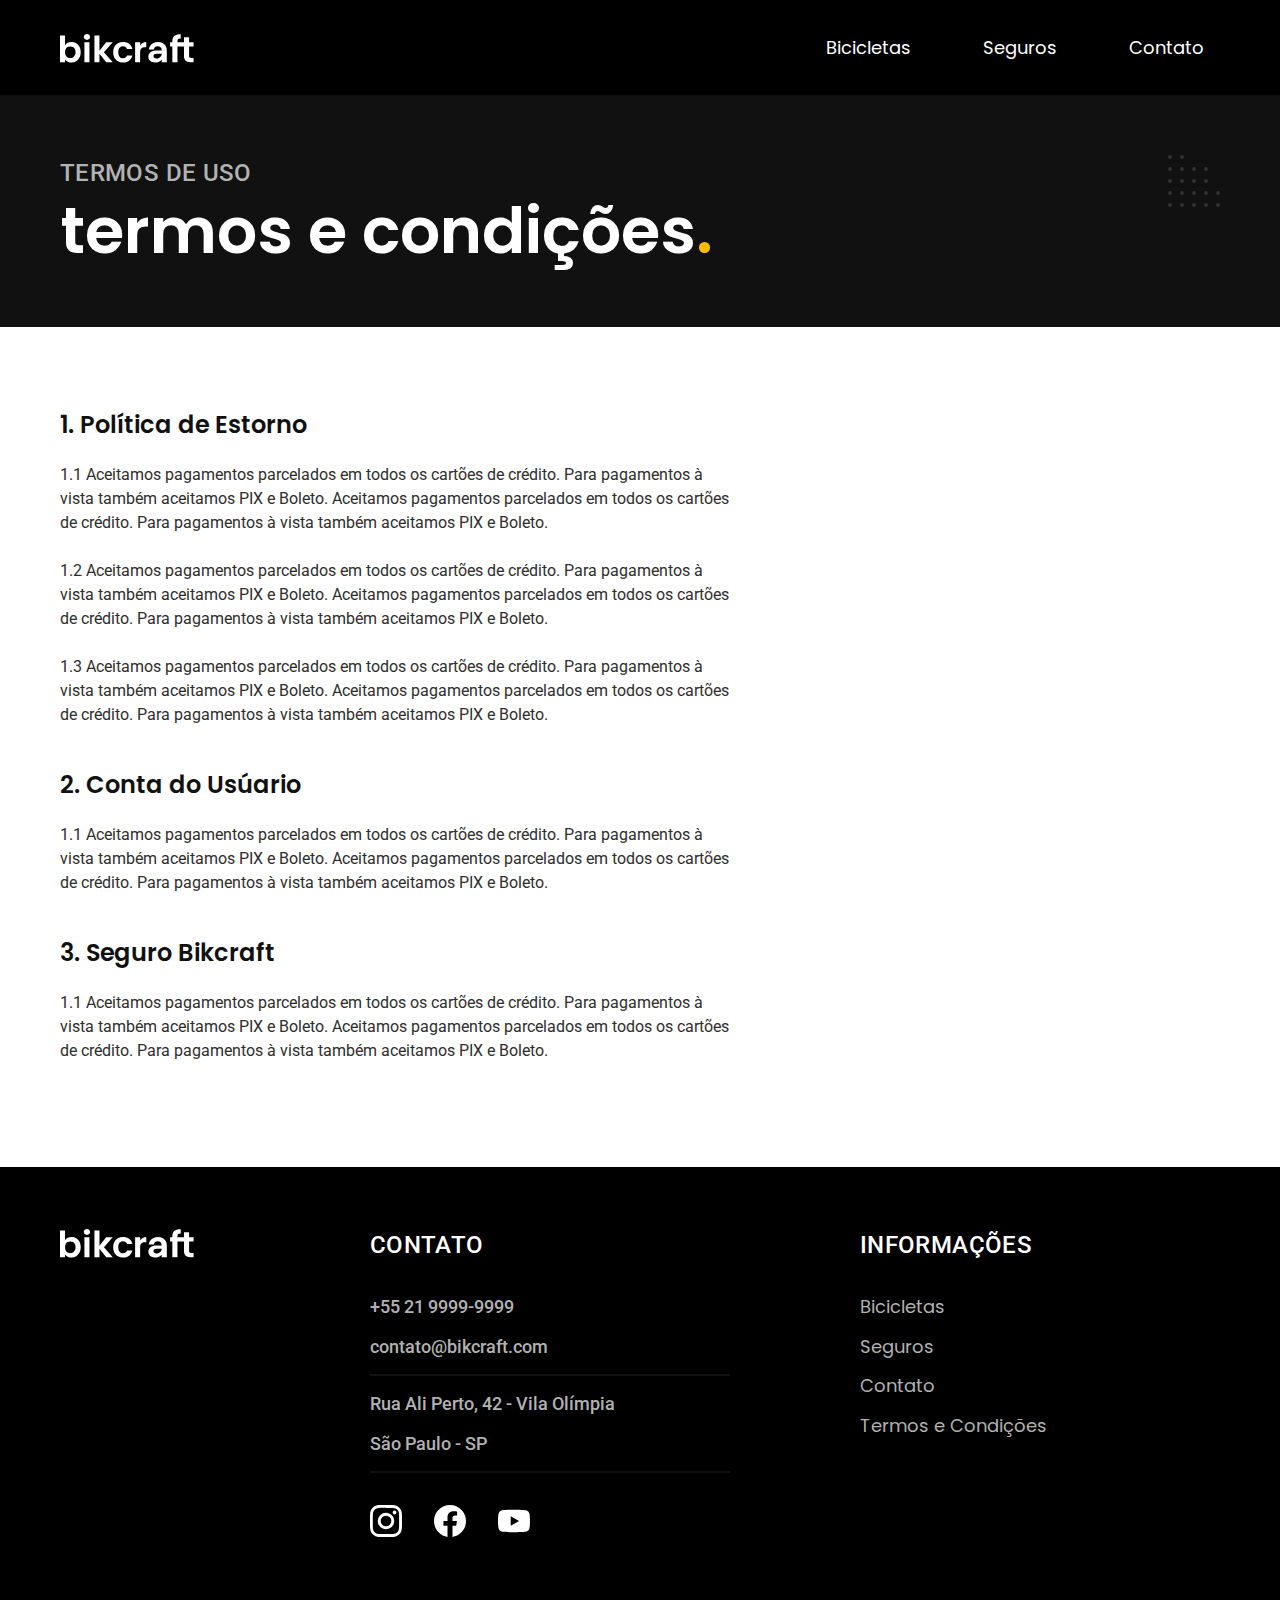
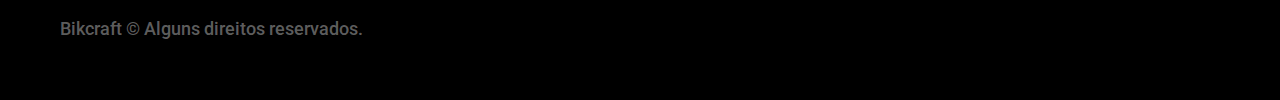
<file: termos.html>
<!DOCTYPE html>
<html lang="pt-br">
<head>
    <meta charset="UTF-8">
    <meta name="viewport" content="width=device-width, initial-scale=1.0">
    <meta name="description" content="Termos e condições.">

    <title>Termos e Condições - Bikcraft</title>

    <link rel="icon" href="./favicon.svg" type="image/svg+xml">
    <link rel="preload" href="./css/style.min.css" as="style">
    <link rel="stylesheet" href="./css/style.min.css">

    <link rel="preconnect" href="https://fonts.googleapis.com">
    <link rel="preconnect" href="https://fonts.gstatic.com" crossorigin>
    <link href="https://fonts.googleapis.com/css2?family=Poppins:wght@400;600&family=Roboto:wght@400;500&display=swap" rel="stylesheet">
    <link rel="preconnect" href="https://fonts.googleapis.com">
    <link rel="preconnect" href="https://fonts.gstatic.com" crossorigin>
    <link href="https://fonts.googleapis.com/css2?family=Merriweather:ital,wght@1,900&display=swap" rel="stylesheet">
   <script>document.documentElement.classList.add("js");</script>
</head>
<body id="termos">
    <header class="header-bg">
        <div class="header container">
            <a href="./"><img src="./img/bikcraft.svg" width="136" height="32" alt="Bikcraft"></a>

            <nav aria-label="primária">
                <ul class="header-menu font-1-m cor-0">
                    <li><a href="./bicicletas.html">Bicicletas</a></li>
                    <li><a href="./seguros.html">Seguros</a></li>
                    <li><a href="./contato.html">Contato</a></li>
                </ul>
            </nav>
        </div>
    </header>

    <main>
        <div class="titulo-bg">
            <div class="titulo container">
                <p class="font-2-lb cor-5">Termos de uso</p>
                <h1 class="font-1-xxl cor-0">termos e condições<span class="cor-p1">.</span></h1>
            </div>
        </div>

        <div class="termos font-2-s cor-10 container">
            <h2 class="font-1-l cor-11">1. Política de Estorno</h2>
            <p>1.1 Aceitamos pagamentos parcelados em todos os cartões de crédito. Para pagamentos à vista também aceitamos PIX e Boleto. Aceitamos pagamentos parcelados em todos os cartões de crédito. Para pagamentos à vista também aceitamos PIX e Boleto.</p>
            <p>1.2 Aceitamos pagamentos parcelados em todos os cartões de crédito. Para pagamentos à vista também aceitamos PIX e Boleto. Aceitamos pagamentos parcelados em todos os cartões de crédito. Para pagamentos à vista também aceitamos PIX e Boleto.</p>
            <p>1.3 Aceitamos pagamentos parcelados em todos os cartões de crédito. Para pagamentos à vista também aceitamos PIX e Boleto. Aceitamos pagamentos parcelados em todos os cartões de crédito. Para pagamentos à vista também aceitamos PIX e Boleto.</p>
            <h2 class="font-1-l cor-11">2. Conta do Usúario</h2>
            <p>1.1 Aceitamos pagamentos parcelados em todos os cartões de crédito. Para pagamentos à vista também aceitamos PIX e Boleto. Aceitamos pagamentos parcelados em todos os cartões de crédito. Para pagamentos à vista também aceitamos PIX e Boleto.</p>
            <h2 class="font-1-l cor-11">3. Seguro Bikcraft</h2>
            <p>1.1 Aceitamos pagamentos parcelados em todos os cartões de crédito. Para pagamentos à vista também aceitamos PIX e Boleto. Aceitamos pagamentos parcelados em todos os cartões de crédito. Para pagamentos à vista também aceitamos PIX e Boleto.</p>
        </div>
    </main>

    <footer class="footer-bg">
        <div class="footer container">
            <img src="./img/bikcraft.svg" width="136" height="32" alt="Bikcraft">
            <div class="footer-contato">
                <h3 class="font-2-lb cor-0">Contato</h3>
                <ul class="font-2-m cor-5">
                    <li><a href="tel.+55219999999">+55 21 9999-9999</a></li>
                    <li><a href="mailto:contato@bikcraft.com">contato@bikcraft.com</a></li>
                    <li>Rua Ali Perto, 42 - Vila Olímpia</li>
                    <li>São Paulo - SP</li>
                </ul>

                <div class="footer-redes">
                    <a href="./">
                        <img src="./img/redes/instagram.svg" width="32" height="32" alt="instagram">
                    </a>
                    <a href="./">
                        <img src="./img/redes/facebook.svg" width="32" height="32" alt="Facebok">
                    </a>
                    <a href="./">
                        <img src="./img/redes/youtube.svg" width="32" height="32" alt="Youtube">
                    </a>
                </div>
            </div>

            <div class="footer-informacoes">
                <h3 class="font-2-lb cor-0">Informações</h3>
                <nav>
                    <ul class="font-1-m cor-5">
                        <li><a href="./bicicletas.html">Bicicletas</a></li>
                        <li><a href="./seguros.html">Seguros</a></li>
                        <li><a href="./contato.html">Contato</a></li>
                        <li><a href="./termos.html">Termos e Condições</a></li>
                    </ul>
                </nav>
            </div>
            <p class="footer-copy font-2-m cor-6">Bikcraft © Alguns direitos reservados.</p>
        </div>
    </footer>
    <script src="./javascript/script.js"></script>
</body>
</html>
</file>
<file: css/style.min.css>
.header-bg{background-color:var(--cor-12)}.header{display:flex;flex-wrap:wrap;gap:20px;justify-content:space-between;align-items:center;padding-top:20px;padding-bottom:20px}.header-menu{display:flex;flex-wrap:wrap;gap:40px}.header-menu a{display:inline-block;padding:16px;position:relative}.header-menu a::after{content:"";display:block;width:0;height:2px;background:var(--cor-0);margin-top:4px;transition:.3s;position:absolute}.header-menu a.ativo::after,.header-menu a:hover::after{width:70%}@media (max-width:800px){.header-menu{gap:20px}.header-menu a{background-color:var(--cor-11);padding:12px 16px;border-radius:4px}.header-menu a:hover{background:var(--cor-10)}.header-menu a::after{display:none}}@media (max-width:600px){.header-menu{gap:12px}.header-menu a{padding:8px 12px;font-size:14px}}body{margin:0;font-family:Arial,Helvetica,sans-serif;color:#111}ul{margin:0;padding:0;list-style:none}a{text-decoration:none;color:inherit}img{max-width:100%;height:auto;display:block}img[src$=".jpg"]{border-radius:4px}h1,h2,h3,h4,p,ul{margin:0}blockquote{margin:0}dd{margin:0}.introducao-bg{background:var(--cor-12) url(../img/dec/bottom-left.svg) no-repeat bottom 160px left 20px;color:var(--cor-0);box-shadow:0 20px;box-shadow:inset 0 -120px var(--cor-0)}.introducao{display:grid;grid-template-columns:1fr 1fr;gap:0 40px}.introducao-conteudo{align-self:end;padding-bottom:200px}.introducao img{width:100%;height:100%;margin-bottom:-120px;object-fit:cover;border-radius:4px}.introducao h1{margin-bottom:32px}.introducao p{margin-bottom:20px;color:var(--cor-5)}@media (max-width:800px){.introducao-bg{background:var(--cor-11);padding-top:40px;box-shadow:inset 0 -60px var(--cor-1)}.introducao{grid-template-columns:1fr;gap:32px}.introducao-conteudo{padding-bottom:0}.introducao h1{margin-bottom:16px}.introducao img{height:300px;width:100%}}.container{box-sizing:border-box;max-width:1200px;padding-left:20px;padding-right:20px;margin-left:auto;margin-right:auto}.botao{padding:16px 32px;display:inline-block;background:linear-gradient(#ffbf00,#f2a50c);border-radius:4px;box-shadow:0 1px 2px rgba(0,0,0,.1);text-transform:uppercase;color:var(--cor-p5);font-weight:600;font-size:1.125rem;line-height:1.3;font-family:Poppins,sans-serif;max-width:max-content;border:none;cursor:pointer}.botao.secundario{background:var(--cor-10);color:var(--cor-2)}.botao.secundario:hover{background:var(--cor-9)}.botao.seta{display:flex;align-items:center}.botao.seta::after{content:"";display:inline-block;width:18px;height:10px;margin-left:12px;background:url(../img/icones/seta.svg) no-repeat;transition:.2s}.botao.seta:hover::after{transform:translateX(4px)}.link{display:inline-block;color:var(--cor-p1);font:500 1.5rem/1.5 Poppins,sans-serif;text-transform:uppercase}.link::after{content:"";display:block;width:100%;height:4px;background-color:currentColor}.link:hover{color:var(--cor-0)}.botao:hover{background:linear-gradient(#ffb60d,#e59317)}@media (max-width:600px){.botao{padding:12px 16px;font-size:1rem}}.titulo-bg{padding-top:60px;padding-bottom:60px;background-color:var(--cor-11)}.titulo{background:url(../img/dec/top-right.svg) no-repeat top right 20px}.titulo p{margin-bottom:4px}@media (max-width:800px){.titulo-bg{padding-top:40px;padding-bottom:40px}.titulo p{font-size:1rem;text-transform:lowercase;font-weight:400}}.font-1-xs{font-weight:400;font-size:.75rem;line-height:1.3;font-family:Poppins,sans-serif}.font-2-xs{font-weight:400;font-size:.875rem;line-height:1.4;font-family:Roboto,sans-serif}.font-1-s{font-weight:400;font-size:1rem;line-height:1.5;font-family:Poppins,sans-serif}.font-2-s{font-weight:400;font-size:1rem;line-height:1.5;font-family:Roboto,sans-serif}.font-1-m,.font-1-mb{font-weight:400;font-size:1.125rem;line-height:1.3;font-family:Poppins,sans-serif}.font-1-mb{font-weight:600}.font-2-m{font-weight:500;font-size:1.125rem;line-height:1.3;font-family:Roboto,sans-serif}.font-1-l{font-weight:400;font-size:1.5rem;line-height:1.5;font-family:Poppins,sans-serif}.font-2-l,.font-2-lb{font-weight:400;font-size:1.5rem;line-height:1.5;font-family:Roboto,sans-serif}.font-2-lb{font-weight:500;letter-spacing:.015em;text-transform:uppercase}.font-1-xl{font-weight:600;font-size:2rem;line-height:1.25;font-family:Poppins,sans-serif}.font-2-xl{font-weight:500;font-size:2rem;line-height:1.25;font-family:Roboto,sans-serif}.font-1-xxl{font-size:4rem;line-height:1.125;font-family:Poppins,sans-serif;font-weight:600}@media (max-width:1200px){.font-1-xxl{font-size:3rem}.font-2-l,.font-2-lb{font-size:1.125rem}}@media (max-width:800px){.font-1-xxl{font-size:2rem}.font-1-xl,.font-2-xl{font-size:1.5rem}}:root{--cor-0:#ffffff;--cor-1:#f7f7f7;--cor-2:#ededed;--cor-3:#dedede;--cor-4:#cccccc;--cor-5:#b2b2b2;--cor-6:#9c9c9c9c;--cor-7:#717171;--cor-8:#595959;--cor-9:#404040;--cor-10:#2e2e2e;--cor-11:#111111;--cor-12:#000000;--cor-p1:#ffbb00;--cor-p2:#e4a30b;--cor-p3:#a66f00;--cor-p4:#664400;--cor-p5:#332200}.cor-0{color:var(--cor-0)}.cor-1{color:var(--cor-1)}.cor-2{color:var(--cor-2)}.cor-3{color:var(--cor-3)}.cor-4{color:var(--cor-4)}.cor-5{color:var(--cor-5)}.cor-6{color:var(--cor-6)}.cor-7{color:var(--cor-7)}.cor-8{color:var(--cor-8)}.cor-9{color:var(--cor-9)}.cor-10{color:var(--cor-10)}.cor-11{color:var(--cor-11)}.cor-12{color:var(--cor-12)}.cor-p1{color:var(--cor-p1)}.cor-p2{color:var(--cor-p2)}.cor-p3{color:var(--cor-p3)}.cor-p4{color:var(--cor-p4)}.cor-p5{color:var(--cor-p5)}.bicicletas-lista{padding-top:60px;padding-bottom:120px}.bicicletas-lista h2{margin-bottom:40px}.bicicletas-lista a{display:block}.bicicletas-lista img{margin-bottom:16px}.bicicletas-lista ul{display:flex;gap:40px;padding:0 20px 20px 20px;max-width:1400px;margin-left:auto;margin-right:auto;overflow-x:auto}#bicicleta .bicicletas-lista ul{padding:0 0 20px 0}.bicicletas-lista li{min-width:280px}.bicicletas-lista h3{margin-bottom:8px;display:flex;align-items:center}.bicicletas-lista h3::before{content:"";height:8px;width:12px;margin-right:8px;display:inline-block;background:var(--cor-p1);transition:width .2s}.bicicletas-lista a:hover h3::before{width:24px}.bicicletas-lista li span{padding-left:20px}@media (max-width:800px){.bicicletas-lista h2{padding-top:120px}.bicicletas-lista{padding-bottom:60px}.bicicletas-lista ul{gap:20px}}.tecnologia-bg{background-color:var(--cor-11);box-shadow:inset 0 80px var(--cor-0),inset 0 -80px var(--cor-0)}.tecnologia{display:grid;grid-template-columns:1fr 1fr;gap:40px}.tecnologia-img img{width:100%;height:100%;object-fit:cover;object-position:left}.tecnologia-conteudo{padding-top:160px;padding-bottom:160px}.tecnologia-conteudo>span{display:block;margin-bottom:20px}.tecnologia-conteudo h2{margin-bottom:32px}.tecnologia-conteudo>p{margin-bottom:20px}.tecnologia-conteudo a{margin-bottom:80px}.tecnologia-vantagens{display:flex;gap:40px}.tecnologia-vantagens h3{margin-bottom:8px;width:max-content}.tecnologia-vantagens img{width:24px;margin-bottom:8px}@media (max-width:800px){.tecnologia-bg{box-shadow:none}.tecnologia{grid-template-columns:1fr}.tecnologia-conteudo{padding-top:60px;padding-bottom:60px}.tecnologia-img{display:none}.tecnologia a{margin-bottom:60px}}@media (max-width:600px){.tecnologia-vantagens{flex-direction:column}}.parceiros{padding-top:60px;padding-bottom:120px}.parceiros h2{margin-bottom:60px}.parceiros ul{padding:0 20px;max-width:1400px;display:grid;grid-template-columns:repeat(4,1fr);margin:0 auto}.parceiros li{display:flex;padding:32px;border-left:solid 2px var(--cor-2)}.parceiros li:first-child,.parceiros li:nth-child(5){border-left:none}.parceiros li:nth-child(n+5){border-top:2px solid var(--cor-2)}.parceiros img{margin:auto}@media (max-width:800px){.parceiros{padding-bottom:60px}.parceiros li{padding:20px}.parceiros h2{margin-bottom:20px}.parceiros ul{grid-template-columns:repeat(2,1fr)}.parceiros li:nth-child(n+3){border-top:2px solid var(--cor-2)}.parceiros li:nth-child(odd){border-left:none}}.depoimento{display:grid;grid-template-columns:1fr 1fr;background-color:var(--cor-p1);overflow:hidden}.depoimento img{width:100%;height:100%;object-fit:cover;border-radius:0}.depoimento-conteudo{padding:40px 40px 80px 80px;align-self:end;background:url(../img/dec/bottom-right-p.svg) no-repeat bottom 40px right 40px}.depoimento-conteudo p{max-width:32ch;font-family:Merriweather,sans-serif;font-style:italic;font-weight:900;margin-bottom:32px;position:relative}.depoimento p::before{content:'“';font-size:5rem;color:var(--cor-p2);position:absolute;left:-50px;top:-20px}.depoimento p::after{content:'”';font-size:5rem;color:var(--cor-p2);position:absolute}@media(min-width:1200px){.depoimento img{max-height:520px}}@media (max-width:800px){.depoimento{grid-template-columns:1fr;text-align:center}.depoimento img{max-height:300px}.depoimento-conteudo{padding:40px 20px;justify-self:center}.depoimento p::before{left:-20px;top:-20px}.depoimento p::after,.depoimento p::before{font-size:3rem}}.seguros-bg{background-color:var(--cor-11)}.seguros{padding-top:60px;padding-bottom:60px;display:grid;grid-template-columns:1fr 1fr;gap:40px;align-items:center}#seguros .seguros{padding-top:0}.seguros h2{grid-column:1/-1}.seguros-item{background-color:var(--cor-12);padding:32px 32px 32px 60px;display:grid;grid-template-columns:1fr auto;border-radius:4px}.seguros-item h3{margin-bottom:40px}.seguros-item span{grid-column:2;display:block;text-align:right}.seguros-item ul{grid-column:1/-1;margin-bottom:32px}.seguros-item li{display:flex;align-items:center;position:relative}.seguros-item li+li{margin-top:20px}.seguros-item li::before{content:"";display:inline-block;width:13px;height:9px;background:url(../img/icones/lista.svg);position:absolute;left:-21px}.seguros-item a{grid-column:1/-1}@media (max-width:800px){.seguros{grid-template-columns:1fr}}.footer-bg{background-color:var(--cor-12)}.footer{display:grid;grid-template-columns:3fr 5fr 4fr;gap:40px;padding-top:60px;padding-bottom:60px}.footer h3{margin-bottom:32px}.footer-contato ul{margin-bottom:32px}.footer-contato li:nth-child(2n):after{content:"";display:block;max-width:360px;height:2px;background-color:var(--cor-11);margin-top:16px}.footer li{margin-bottom:16px}.footer-redes{display:flex;gap:32px}.footer a:hover{color:var(--cor-0)}.footer-copy{grid-column:1/-1;margin-top:40px}@media (max-width:800px){.footer>img{display:none}.footer{grid-template-columns:1fr 1fr}}@media (max-width:600px){.footer{grid-template-columns:1fr;gap:60px}.footer-copy{margin-top:0}}.termos{padding-top:80px;padding-bottom:80px}.termos h2{font-weight:600;margin-bottom:20px}.termos p{max-width:75ch;margin-bottom:24px}.termos p+h2{margin-top:40px}.bicicletas-bg{background:linear-gradient(to right,var(--cor-0) 30%,var(--cor-11) 0)}.bicicletas{display:grid;grid-template-columns:1fr 1fr;gap:40px;padding-top:60px;padding-bottom:60px;background:url(../img/dec/top-right.svg) no-repeat top 40px right 20px}.bicicletas-img{display:grid}.bicicletas-img img{grid-area:1/1}.bicicletas-img span{grid-area:1/1;place-self:start end;margin-top:20px;background-color:var(--cor-12);display:inline-block;padding:8px 16px 8px 8px;border-radius:4px 0 0 4px}.bicicletas-conteudo{display:grid;grid-template-columns:1fr auto;align-content:start}.bicicletas-conteudo h2,.bicicletas-conteudo p{grid-column:1/-1}.bicicletas-conteudo h2{margin-bottom:20px}.bicicletas-conteudo h2::before{content:"";display:block;width:12px;height:8px;background-color:var(--cor-p1);margin-bottom:8px}.bicicletas-conteudo p{margin-bottom:32px}.bicicletas-conteudo a{place-self:end}.bicicletas-conteudo li{display:flex;align-items:center;gap:8px}.bicicletas-conteudo li+li{margin-top:16px}.bicicletas-conteudo img{width:24px}.bicicletas-conteudo .botao{margin-top:20px}@media (max-width:800px){.bicicletas-bg{background:var(--cor-11)}.bicicletas{grid-template-columns:1fr;gap:20px;padding-top:40px;padding-bottom:40px}}@media (max-width:600px){.bicicletas-conteudo{grid-template-columns:1fr}.bicicletas ul{font-size:1rem;margin-bottom:32px;display:grid;grid-template-columns:1fr 1fr}.bicicletas-conteudo a{place-self:start}}.perguntas{padding-top:120px;padding-bottom:120px}.perguntas h2{margin-bottom:60px}.perguntas dl>div{padding:20px;border:4px}.perguntas dl>div:nth-child(odd){background-color:var(--cor-1)}.perguntas button{display:grid;grid-template-columns:auto 1fr auto;align-items:center;gap:8px;cursor:pointer;border:none;background:0 0;width:100%;text-align:left}.perguntas button::before{content:"";display:inline-block;width:12px;height:8px;background-color:var(--cor-p1)}.perguntas button::after{content:"";display:inline-block;width:14px;height:6px;background:url(../img/icones/seta-abrir.svg);transition:.3s}.perguntas button:hover::after,.perguntas button[aria-expanded=true]::after{transform:rotate(180deg)}.js .perguntas dd{display:none}.js .perguntas dd.ativa{display:block}.perguntas dd{padding-left:20px;padding-top:16px;max-width:80ch}@media (max-width:800px){.perguntas{padding-top:60px;padding-bottom:60px}.perguntas h2{margin-bottom:40px}}.vantagens-bg{background-color:var(--cor-12)}.vantagens{padding-top:120px;padding-bottom:120px}.vantagens h2{margin-bottom:60px}.vantagens ul{display:grid;grid-template-columns:repeat(auto-fit,minmax(280px,max-content));gap:40px 80px}.vantagens h3,.vantagens img{margin-bottom:8px}@media (max-width:800px){.vantagens{padding-top:60px;padding-bottom:60px}.vantagens h2{margin-bottom:40px}.vantagens ul{gap:20px}}.probel{margin:16px 0 0}.bicicleta{display:grid;grid-template-columns:1fr 1fr;align-items:start;gap:40px;padding-top:60px;padding-bottom:60px}#bicicleta .titulo p{text-transform:uppercase}.bicicletas-imagem{display:flex;flex-wrap:wrap;gap:20px}.bicicletas-imagem img{flex:1;min-width:200px}.bicicletas-imagem img:first-child{min-width:100%}.bicicletas-conteudo{display:initial}.bicicletas-conteudo>p{margin-bottom:32px}.bicicleta-comprar{display:grid;grid-template-columns:max-content auto;align-items:center;justify-items:start;gap:8px 12px;margin-bottom:40px}.bicicleta-comprar a{grid-row:span 2}.bicicleta-comprar span{display:flex;align-items:center;background-color:var(--cor-12);gap:8px;padding:4px 8px;border-radius:4px}.bicicletas-conteudo h2{text-transform:uppercase;letter-spacing:.015em;margin-bottom:12px}.bicicletas-conteudo h2::before{display:none}.bicicleta-ficha,.bicicleta-informacoes{padding:32px;background-color:var(--cor-12);border-radius:4px}.bicicleta-informacoes{margin-bottom:40px;display:grid;grid-template-columns:1fr 1fr;gap:32px}.bicicleta-informacoes li{display:inline-block}.bicicleta-informacoes img{width:24px;margin-bottom:8px}.bicicleta-informacoes h3{margin-bottom:8px}.bicicleta-ficha li{padding:4px 0;display:flex;justify-content:space-between;border-bottom:1px solid var(--cor-11)}.bicicleta-ficha li:last-child{border-bottom:none}.bicicleta-ficha span{color:var(--cor-6)}@media (max-width:800px){.bicicleta{grid-template-columns:1fr;padding-top:20px;padding-bottom:40px}.bicicletas-lista{padding-top:00px}.bicicletas-imagem{grid-row:2}}@media (max-width:400px){.bicicleta-informacoes{grid-template-columns:1fr}.bicicleta-comprar{grid-template-columns:1fr}}.seguro-bg{background-color:var(--cor-11);box-shadow:inset 0 120px var(--cor-0),inset 0 -120px var(--cor-12)}.seguro{display:grid;grid-template-columns:1fr 1fr;gap:40px}.seguro h2{margin-bottom:32px}.seguro p{margin-bottom:20px}.seguro-img img{width:100%;height:100%;object-fit:cover}.seguro-conteudo{padding-top:180px;padding-bottom:180px}@media (max-width:800px){.seguro-bg{box-shadow:inset 0 -120px var(--cor-12)}.seguro{grid-template-columns:1fr}.seguro-conteudo{grid-row:1;padding-top:20px;padding-bottom:0}}#contato{background:linear-gradient(var(--cor-11) 600px,var(--cor-1) 0)}.contato{display:grid;grid-template-columns:5fr 7fr}.contato-dados,.contato-formulario{padding:60px;box-shadow:0 1px 2px rgba(0,0,0,.1)}.contato-dados{border-radius:5px 0 0 5px;background:var(--cor-12) url(../img/dec/bottom-left.svg) no-repeat bottom 20px left 20px}.contato-formulario{border-radius:0 5px 5px 0;background:var(--cor-0) url(../img/dec/bottom-left.svg) no-repeat bottom 20px right 20px}.contato-dados h2{margin-bottom:60px}.contato-endereco{margin-bottom:32px;padding-left:28px;background:url(../img/icones/local.svg) no-repeat 0 2px}.contato-endereco p{margin-bottom:8px}.contato-meios a{display:block;max-width:max-content;margin-bottom:8px;padding-left:28px}.contato-meios a:hover{color:var(--cor-0)}.contato-meios a:first-child{background:url(../img/icones/email.svg) no-repeat 0 2px}.contato-meios a:nth-child(2){margin-bottom:32px}.contato-meios a:nth-child(3){background:url(../img/icones/telefone.svg) no-repeat 0 2px;margin-bottom:60px}.contato-redes{display:flex;gap:32px;padding-left:28px}@media (max-width:800px){.contato{grid-template-columns:1fr}.contato-dados,.contato-formulario{padding:20px}.contato-dados{border-radius:5px 5px 0 0;background:var(--cor-12)}.contato-formulario{border-radius:0 0 5px 5px}.contato-dados h2{margin-bottom:32px}.contato-meios a:nth-child(3){background:url(../img/icones/telefone.svg) no-repeat 0 2px;margin-bottom:32px}.contato-redes{margin-bottom:12px}}.lojas{display:grid;grid-template-columns:1fr 1fr;gap:0 40px;padding-top:120px;padding-bottom:120px}.lojas h2{grid-column:1/-1;margin-bottom:60px}.lojas img{border-radius:4px 4px 0 0}.lojas-item{border-radius:4px;background:var(--cor-0);box-shadow:0 1px 2px rgba(0,0,0,.1)}.lojas-conteudo{display:grid;grid-template-columns:1fr 1fr;gap:32px 16px;padding:32px}.lojas-conteudo .lojas-tempo,.lojas-conteudo h3{grid-column:1/-1}.lojas-dados{display:grid;gap:8px;border-left:2px solid var(--cor-2);padding-left:12px}.lojas-tempo{display:flex;align-items:center;gap:8px}@media (max-width:800px){.lojas{gap:20px;padding-top:60px;padding-bottom:60px}.lojas h2{margin-bottom:32px}.lojas-conteudo{grid-template-columns:1fr}}@media (max-width:600px){.lojas{grid-template-columns:1fr}}.form{display:grid;grid-template-columns:1fr 1fr;gap:20px}.form label{display:block;font:400 1rem/1.5 Poppins,sans-serif;margin-bottom:4px}.form input[type=email],.form input[type=text],.form textarea{font:400 1rem/1.5 Roboto,sans-serif;background:var(--cor-1);border:1px solid var(--cor-2);padding:12px;border-radius:4px;width:100%;box-sizing:border-box}.form input[type=email]:focus,.form input[type=text]:focus,.form textarea:focus{outline:0;border-color:var(--cor-p1);background:var(--cor-0);box-shadow:0 0 0 2px #fea}.form .col-2{grid-column:span 2}@media (max-width:600px){.form{grid-template-columns:1fr}.form .col-2{grid-column:1}}#orcamento{background:linear-gradient(var(--cor-11) 600px,var(--cor-1) 0)}.orcamento{display:grid;grid-template-columns:5fr 7fr;padding-bottom:120px}.condicoes label{display:inline-block}.orcamento h2{text-transform:uppercase;position:relative;display:flex;align-items:center}.orcamento h2::before{content:"";display:inline-block;width:4px;height:8px;background-color:var(--cor-p1);position:absolute;left:-12px}.orcamento-dados,.orcamento-produto{padding:60px;box-shadow:0 1px 2px rgba(0,0,0,.1)}.orcamento-produto{border-radius:5px 0 0 5px;background:var(--cor-12) url(../img/dec/bottom-left.svg) no-repeat bottom 20px left 20px;display:grid;grid-template-columns:1fr 1fr;gap:20px;align-content:start}.orcamento-produto>*{grid-column:1/-1}.orcamento-produto>label{grid-column:initial}.orcamento-produto label{font:400 1rem/1.5 Poppins,sans-serif;color:var(--cor-4);background-color:var(--cor-10);padding:12px 16px;border-radius:4px;cursor:pointer;display:grid;grid-template-columns:auto 1fr auto;align-items:center;border:1px solid var(--cor-10)}.orcamento-produto input:checked+label{background:var(--cor-0);color:var(--cor-11)}.orcamento-produto label::before{content:"";display:inline-block;box-sizing:border-box;width:12px;height:12px;border:1px solid var(--cor-6);border-radius:50%;margin-right:8px}.orcamento-produto input:checked+label::before{border-color:var(--cor-7);box-shadow:inset 0 0 0 3px var(--cor-0),inset 0 0 0 6px var(--cor-7)}.orcamento-produto label:hover{background-color:var(--cor-9);border-color:var(--cor-9)}.orcamento-produto input:focus+label{box-shadow:0 0 0 2px var(--cor-p1);border-color:var(--cor-12)}.orcamento-produto label span{display:none}.orcamento-produto input:checked+label span{display:inline-block}.orcamento-produto input{opacity:0;position:absolute;pointer-events:none}.orcamento-dados{border-radius:0 5px 5px 0;background:var(--cor-0) url(../img/dec/bottom-right.svg) no-repeat bottom 20px right 20px}.orcamento-conteudo{display:none}.orcamento-conteudo h2,.orcamento-dados h2:nth-of-type(n+2){margin-top:20px}#bikcraft:checked~#orcamento-bikcraft,#seguro:checked~#orcamento-seguro{display:grid;gap:20px}.orcamento-detalhes{display:none;background:var(--cor-0);padding:20px;grid-template-columns:1fr 1fr;border-radius:4px;align-items:center}.orcamento-detalhes li{display:flex;align-items:center;margin-bottom:8px}.orcamento-detalhes li img{width:16px;margin-right:8px}.orcamento-produto input:checked+label+.orcamento-detalhes{display:grid}@media (max-width:1200px){.orcamento-dados,.orcamento-produto{padding:32px}}@media (max-width:800px){.orcamento{grid-template-columns:1fr}.orcamento-produto{border-radius:5px 5px 0 0;background:var(--cor-12)}.orcamento-dados{border-radius:0 0 5px 5px}}@media (max-width:400px){.orcamento-produto{grid-template-columns:1fr}}.js .fadeInDown{transform:translate3d(0,-20px,0)}.js .fadeInUp{transform:translate3d(0,20px,0)}.js .fadeInRight{transform:translate3d(20px,0,0)}.js .fadeInLeft{transform:translate3d(-20px,0,0)}.js [data-anime]{opacity:0}.js .anime{opacity:1;transform:none;transition:transform .8s,opacity .8s}
</file>
